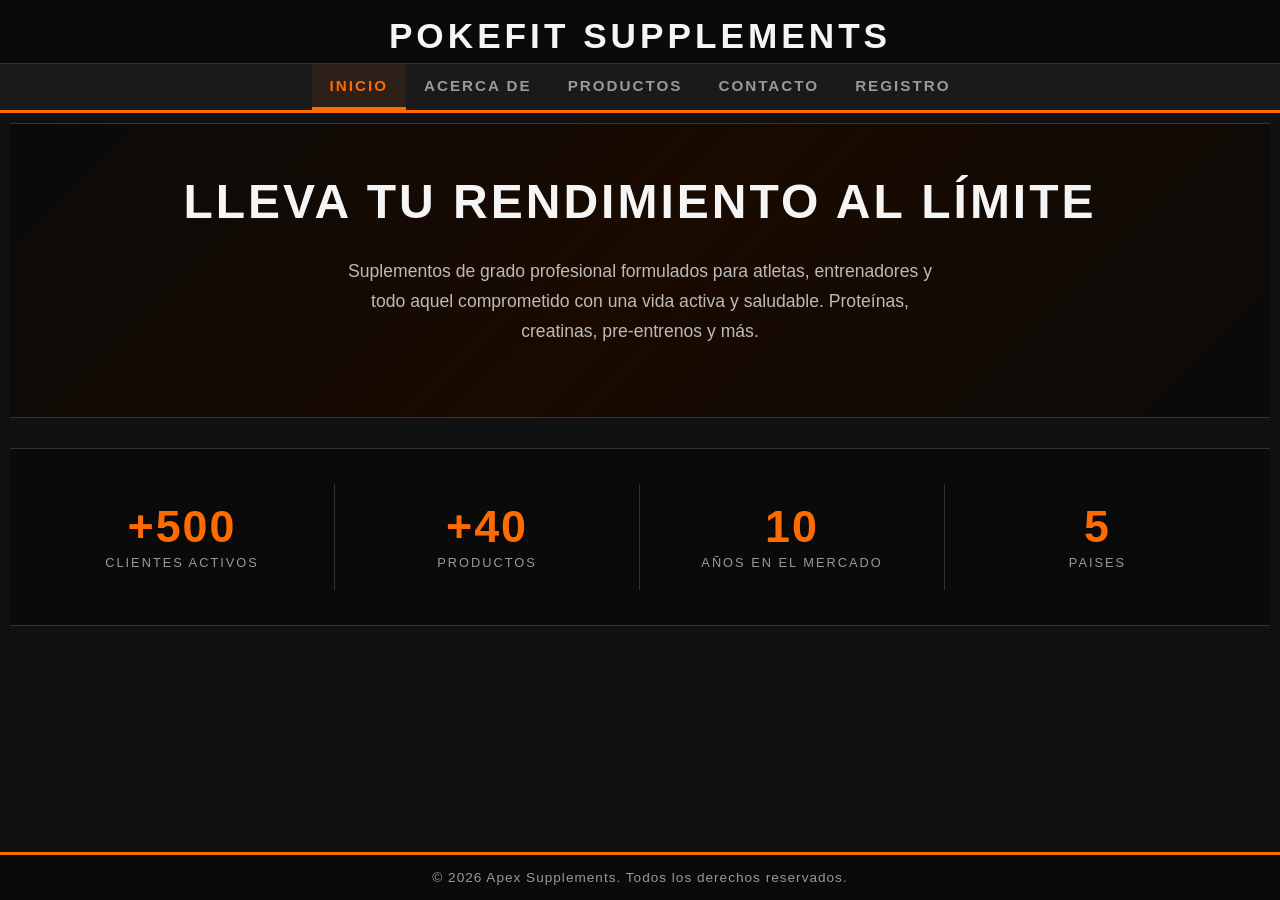
<file: EjercicioBasico6-2/js/index.html>
<!DOCTYPE html>
<html lang="es">
<head>
    <meta charset="UTF-8">
    <meta name="viewport" content="width=device-width, initial-scale=1.0">
    <link rel="stylesheet" href="/EjercicioBasico6-2/css/estilos.css">
    <title>MiPrimerSitio</title>
</head>
<body class="wrapper">
    <header>
        <h1>POKEFIT SUPPLEMENTS</h1>
        <nav>
            <a href="index.html" class="activo">Inicio</a>
            <a href="acerca.html">Acerca de</a>
            <a href="servicios.html">Productos</a>
            <a href="contacto.html">Contacto</a>
            <a href="registro.html">Registro</a>
        </nav>
    </header>

    <main>
        <div class="banda-hero">
            <h2>Lleva tu rendimiento al límite</h2>
            <p>Suplementos de grado profesional formulados para atletas, entrenadores y todo aquel comprometido con una vida activa y saludable. Proteínas, creatinas, pre-entrenos y más.</p>
        </div>

        <div class="banda-stats">
            <div class="stat-item">
                <div class="stat-numero">+500</div>
                <div class="stat-label">Clientes activos</div>
            </div>
            <div class="stat-item">
                <div class="stat-numero">+40</div>
                <div class="stat-label">Productos</div>
            </div>
            <div class="stat-item">
                <div class="stat-numero">10</div>
                <div class="stat-label">Años en el mercado</div>
            </div>
            <div class="stat-item">
                <div class="stat-numero">5</div>
                <div class="stat-label">Paises</div>
            </div>
        </div>
    </main>

    <footer>
        <p>&copy; 2026 Apex Supplements. Todos los derechos reservados.</p>
    </footer>
</body>
</html>
</file>
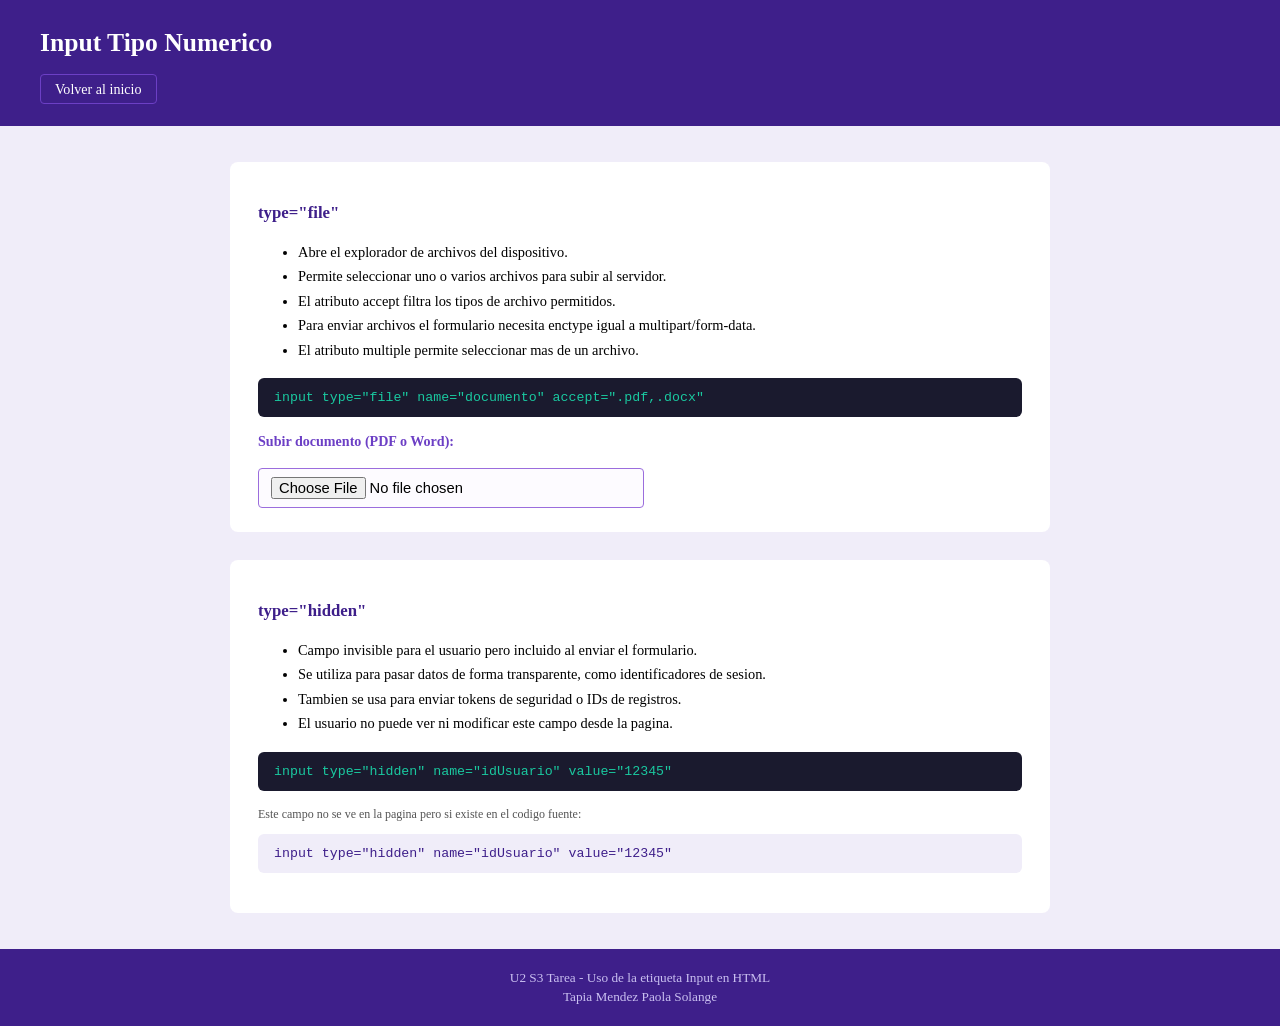
<file: Tarea2-Input/archivos.html>
<!DOCTYPE html>
<html lang="es">
<head>
    <meta charset="UTF-8">
    <meta name="viewport" content="width=device-width, initial-scale=1.0">
    <title>InputArchivos</title>
    <style>
      body {
        margin: 0;
        padding: 0;
        font-family: Georgia, serif;
        background-color: #f0edf9;
      }
      header {
        background-color: #3e1f8a;
        padding: 28px 40px;
      }
      header h1 {
        color: #ffffff;
        margin: 0 0 4px 0;
        font-size: 1.6em;
      }
      header a {
        color: #ffffff;
        text-decoration: none;
        font-size: 0.88em;
        padding: 6px 14px;
        border-radius: 4px;
        border: 1px solid #6c3fc5;
      }
      main {
        max-width: 820px;
        margin: 36px auto;
      }
      article {
        background-color: #ffffff;
        border-radius: 8px;
        padding: 24px 28px;
        margin-bottom: 28px;
      }
      article h3 {
        color: #3e1f8a;
        font-size: 1.05em;
      }
      ul li {
        font-size: 0.9em;
        line-height: 1.7;
        color: #000000;
      }
      section {
        background-color: #1a1a2e;
        color: #1ac9a0;
        padding: 12px 16px;
        border-radius: 6px;
        font-family: 'Courier New', monospace;
        font-size: 0.83em;
        margin: 12px 0 16px 0;
      }
      label {
        display: block;
        font-size: 0.88em;
        font-weight: bold;
        color: #6c3fc5;
      }
      input {
        display: block;
        padding: 8px 12px;
        border: 1.5px solid #9b6ddd;
        border-radius: 4px;
        font-size: 0.92em;
        color: #000000;
        background-color: #fdfbff;
        width: 100%;
        max-width: 360px;
      }
      footer {
        background-color: #3e1f8a;
        color: #c9bff0;
        text-align: center;
        padding: 18px;
        font-size: 0.83em;
      }
      footer p {
        margin: 3px 0;
      }
    </style>
  </head>
  <body>
    <header>
      <h1>Input Tipo Numerico</h1><br>
      <a href="Tarea2.html">Volver al inicio</a>
    </header>
    <main>
      <article>
        <h3>type="file"</h3>
        <ul>
          <li>Abre el explorador de archivos del dispositivo.</li>
          <li>Permite seleccionar uno o varios archivos para subir al servidor.</li>
          <li>El atributo accept filtra los tipos de archivo permitidos.</li>
          <li>Para enviar archivos el formulario necesita enctype igual a multipart/form-data.</li>
          <li>El atributo multiple permite seleccionar mas de un archivo.</li>
        </ul>
        <section>input type="file" name="documento" accept=".pdf,.docx"</section>
        <label for="a1">Subir documento (PDF o Word):</label> <br>
        <input type="file" id="a1" name="documento" accept=".pdf,.docx">
      </article>
      <article>
        <h3>type="hidden"</h3>
        <ul>
          <li>Campo invisible para el usuario pero incluido al enviar el formulario.</li>
          <li>Se utiliza para pasar datos de forma transparente, como identificadores de sesion.</li>
          <li>Tambien se usa para enviar tokens de seguridad o IDs de registros.</li>
          <li>El usuario no puede ver ni modificar este campo desde la pagina.</li>
        </ul>
        <section>input type="hidden" name="idUsuario" value="12345"</section>
        <p style="font-size:12px; color:#555; ">Este campo no se ve en la pagina pero si existe en el codigo fuente:</p>
        <section style="background-color:#f0edf9; color:#3e1f8a;">input type="hidden" name="idUsuario" value="12345"</section>
        <input type="hidden" name="idUsuario" value="12345">
      </article>
    </main>
    <footer>
      <p>U2 S3 Tarea - Uso de la etiqueta Input en HTML</p>
      <p>Tapia Mendez Paola Solange</p>
    </footer> 
  </body>
</html>
</file>
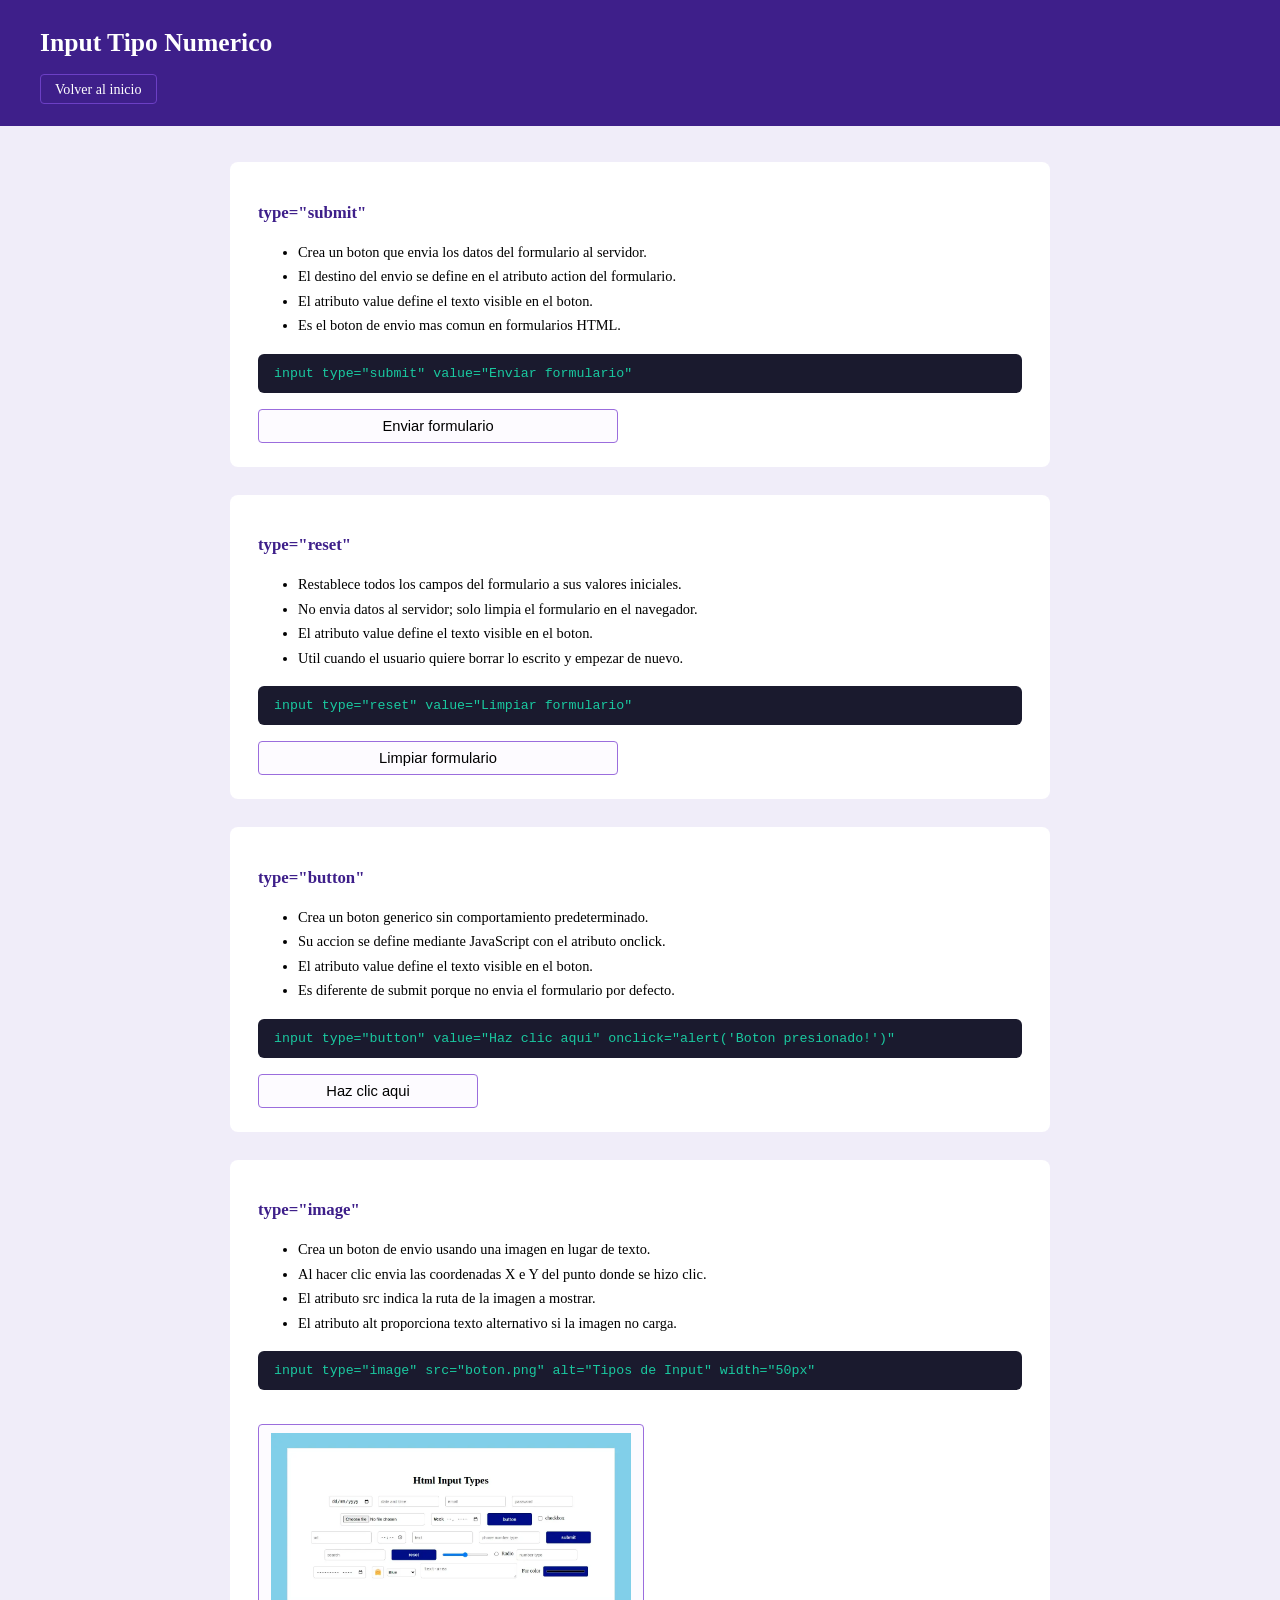
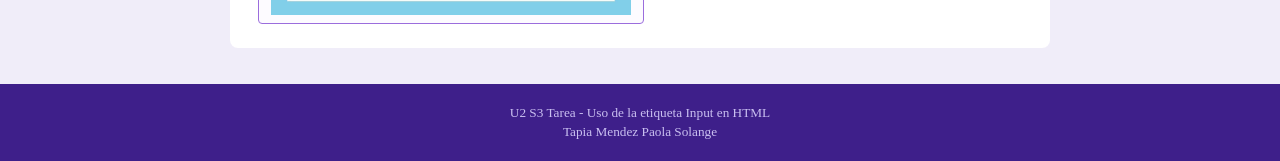
<file: Tarea2-Input/botones.html>
<!DOCTYPE html>
<html lang="es">
<head>
    <meta charset="UTF-8">
    <meta name="viewport" content="width=device-width, initial-scale=1.0">
    <title>InputBotones</title>
    <style>
      body {
        margin: 0;
        padding: 0;
        font-family: Georgia, serif;
        background-color: #f0edf9;
      }
      header {
        background-color: #3e1f8a;
        padding: 28px 40px;
      }
      header h1 {
        color: #ffffff;
        margin: 0 0 4px 0;
        font-size: 1.6em;
      }
      header a {
        color: #ffffff;
        text-decoration: none;
        font-size: 0.88em;
        padding: 6px 14px;
        border-radius: 4px;
        border: 1px solid #6c3fc5;
      }
      main {
        max-width: 820px;
        margin: 36px auto;
      }
      article {
        background-color: #ffffff;
        border-radius: 8px;
        padding: 24px 28px;
        margin-bottom: 28px;
      }
      article h3 {
        color: #3e1f8a;
        font-size: 1.05em;
      }
      ul li {
        font-size: 0.9em;
        line-height: 1.7;
        color: #000000;
      }
      section {
        background-color: #1a1a2e;
        color: #1ac9a0;
        padding: 12px 16px;
        border-radius: 6px;
        font-family: 'Courier New', monospace;
        font-size: 0.83em;
        margin: 12px 0 16px 0;
      }
      label {
        display: block;
        font-size: 0.88em;
        font-weight: bold;
        color: #6c3fc5;
      }
      input {
        display: block;
        padding: 8px 12px;
        border: 1.5px solid #9b6ddd;
        border-radius: 4px;
        font-size: 0.92em;
        color: #000000;
        background-color: #fdfbff;
        width: 100%;
        max-width: 360px;
      }
      footer {
        background-color: #3e1f8a;
        color: #c9bff0;
        text-align: center;
        padding: 18px;
        font-size: 0.83em;
      }
      footer p {
        margin: 3px 0;
      }
    </style>
  </head>
  <body>
    <header>
      <h1>Input Tipo Numerico</h1><br>
      <a href="Tarea2.html">Volver al inicio</a>
    </header>
    <main>
      <article>
        <h3>type="submit"</h3>
        <ul>
          <li>Crea un boton que envia los datos del formulario al servidor.</li>
          <li>El destino del envio se define en el atributo action del formulario.</li>
          <li>El atributo value define el texto visible en el boton.</li>
          <li>Es el boton de envio mas comun en formularios HTML.</li>
        </ul>
        <section>input type="submit" value="Enviar formulario"</section>
        <input type="submit" value="Enviar formulario">
      </article>
      <article>
        <h3>type="reset"</h3>
        <ul>
          <li>Restablece todos los campos del formulario a sus valores iniciales.</li>
          <li>No envia datos al servidor; solo limpia el formulario en el navegador.</li>
          <li>El atributo value define el texto visible en el boton.</li>
          <li>Util cuando el usuario quiere borrar lo escrito y empezar de nuevo.</li>
        </ul>
        <section>input type="reset" value="Limpiar formulario"</section>
        <input type="reset" value="Limpiar formulario">
      </article>
      <article>
        <h3>type="button"</h3>
        <ul>
          <li>Crea un boton generico sin comportamiento predeterminado.</li>
          <li>Su accion se define mediante JavaScript con el atributo onclick.</li>
          <li>El atributo value define el texto visible en el boton.</li>
          <li>Es diferente de submit porque no envia el formulario por defecto.</li>
        </ul>
        <section>input type="button" value="Haz clic aqui" onclick="alert('Boton presionado!')"</section>
        <input type="button" value="Haz clic aqui" onclick="alert('Boton presionado!')" style="max-width:220px;">
      </article>
      <article>
        <h3>type="image"</h3>
        <ul>
          <li>Crea un boton de envio usando una imagen en lugar de texto.</li>
          <li>Al hacer clic envia las coordenadas X e Y del punto donde se hizo clic.</li>
          <li>El atributo src indica la ruta de la imagen a mostrar.</li>
          <li>El atributo alt proporciona texto alternativo si la imagen no carga.</li>
        </ul>
        <section>input type="image" src="boton.png" alt="Tipos de Input" width="50px"</section><br>
        <input type="image" src="img/imput.png" alt="Tipos de Input" width="50px" height="auto">
      </article>
    </main>
    <footer>
      <p>U2 S3 Tarea - Uso de la etiqueta Input en HTML</p>
      <p>Tapia Mendez Paola Solange</p>
    </footer> 
  </body>
</html>
</file>
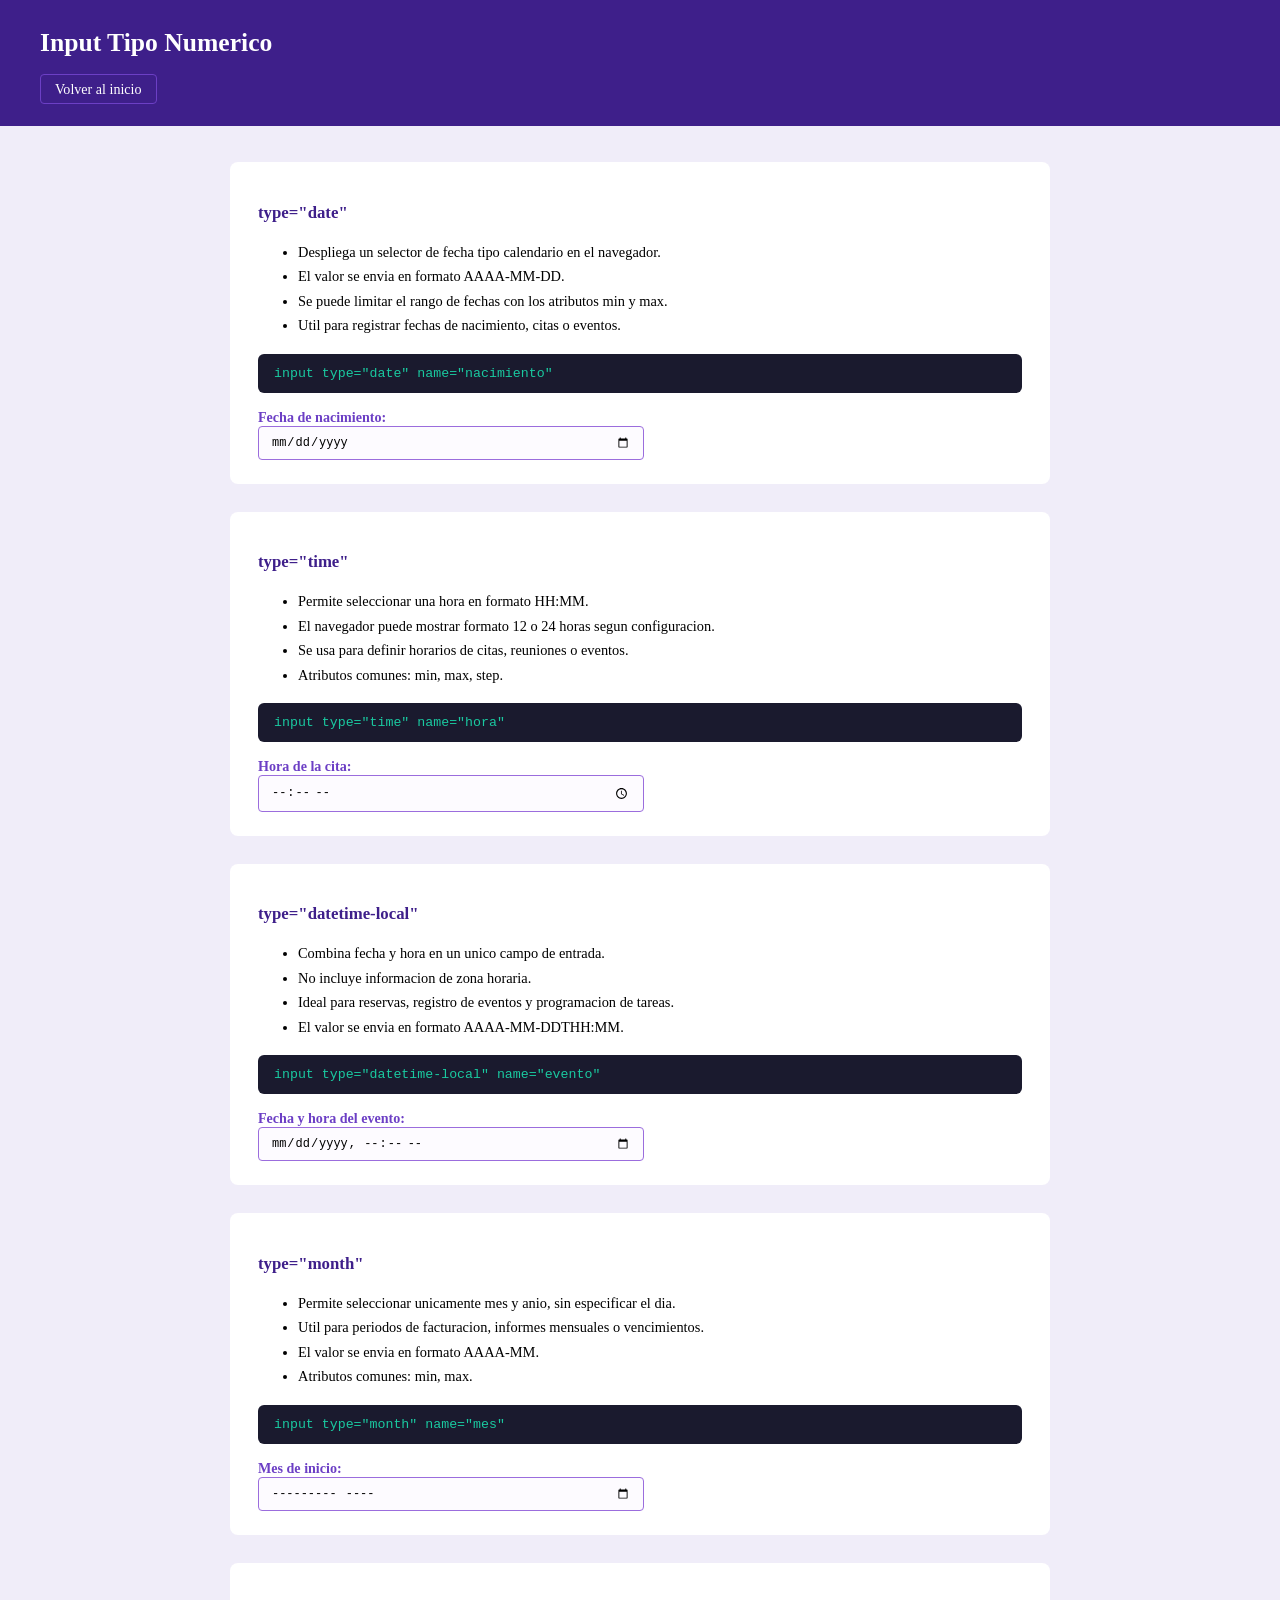
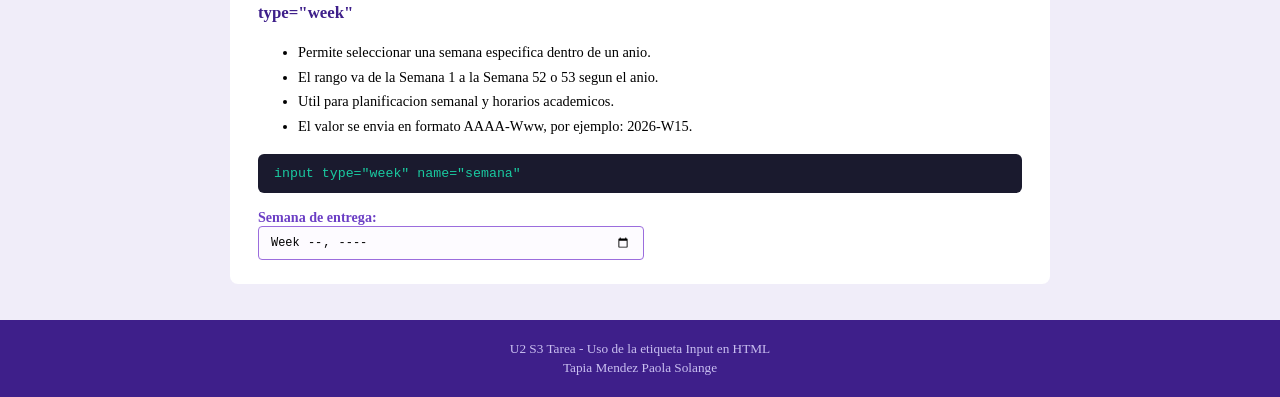
<file: Tarea2-Input/fechas.html>
<!DOCTYPE html>
<html lang="es">
<head>
    <meta charset="UTF-8">
    <meta name="viewport" content="width=device-width, initial-scale=1.0">
    <title>InputFechas</title>
    <style>
    body {
      margin: 0;
      padding: 0;
      font-family: Georgia, serif;
      background-color: #f0edf9;
    }
    header {
      background-color: #3e1f8a;
      padding: 28px 40px;
    }
    header h1 {
      color: #ffffff;
      margin: 0 0 4px 0;
      font-size: 1.6em;
    }
    header a {
      color: #ffffff;
      text-decoration: none;
      font-size: 0.88em;
      padding: 6px 14px;
      border-radius: 4px;
      border: 1px solid #6c3fc5;
    }
    main {
      max-width: 820px;
      margin: 36px auto;
    }
    article {
      background-color: #ffffff;
      border-radius: 8px;
      padding: 24px 28px;
      margin-bottom: 28px;
    }
    article h3 {
      color: #3e1f8a;
      font-size: 1.05em;
    }
    ul li {
      font-size: 0.9em;
      line-height: 1.7;
      color: #000000;
    }
    section {
      background-color: #1a1a2e;
      color: #1ac9a0;
      padding: 12px 16px;
      border-radius: 6px;
      font-family: 'Courier New', monospace;
      font-size: 0.83em;
      margin: 12px 0 16px 0;
    }
    label {
      display: block;
      font-size: 0.88em;
      font-weight: bold;
      color: #6c3fc5;
    }
    input {
      display: block;
      padding: 8px 12px;
      border: 1.5px solid #9b6ddd;
      border-radius: 4px;
      font-size: 0.92em;
      color: #000000;
      background-color: #fdfbff;
      width: 100%;
      max-width: 360px;
    }
    footer {
      background-color: #3e1f8a;
      color: #c9bff0;
      text-align: center;
      padding: 18px;
      font-size: 0.83em;
    }
    footer p {
      margin: 3px 0;
    }
  </style>
</head>
<body>
  <header>
    <h1>Input Tipo Numerico</h1><br>
    <a href="Tarea2.html">Volver al inicio</a>
  </header>
  <main>
    <article>
      <h3>type="date"</h3>
      <ul>
        <li>Despliega un selector de fecha tipo calendario en el navegador.</li>
        <li>El valor se envia en formato AAAA-MM-DD.</li>
        <li>Se puede limitar el rango de fechas con los atributos min y max.</li>
        <li>Util para registrar fechas de nacimiento, citas o eventos.</li>
      </ul>
      <section>input type="date" name="nacimiento"</section>
      <label for="f1">Fecha de nacimiento:</label>
      <input type="date" id="f1" name="nacimiento">
    </article>
    <article>
      <h3>type="time"</h3>
      <ul>
        <li>Permite seleccionar una hora en formato HH:MM.</li>
        <li>El navegador puede mostrar formato 12 o 24 horas segun configuracion.</li>
        <li>Se usa para definir horarios de citas, reuniones o eventos.</li>
        <li>Atributos comunes: min, max, step.</li>
      </ul>
      <section>input type="time" name="hora"</section>
      <label for="f2">Hora de la cita:</label>
      <input type="time" id="f2" name="hora">
    </article>
    <article>
      <h3>type="datetime-local"</h3>
      <ul>
        <li>Combina fecha y hora en un unico campo de entrada.</li>
        <li>No incluye informacion de zona horaria.</li>
        <li>Ideal para reservas, registro de eventos y programacion de tareas.</li>
        <li>El valor se envia en formato AAAA-MM-DDTHH:MM.</li>
      </ul>
      <section>input type="datetime-local" name="evento"</section>
      <label for="f3">Fecha y hora del evento:</label>
      <input type="datetime-local" id="f3" name="evento">
    </article>
    <article>
      <h3>type="month"</h3>
      <ul>
        <li>Permite seleccionar unicamente mes y anio, sin especificar el dia.</li>
        <li>Util para periodos de facturacion, informes mensuales o vencimientos.</li>
        <li>El valor se envia en formato AAAA-MM.</li>
        <li>Atributos comunes: min, max.</li>
      </ul>
      <section>input type="month" name="mes"</section>
      <label for="f4">Mes de inicio:</label>
      <input type="month" id="f4" name="mes">
    </article>
    <article>
      <h3>type="week"</h3>
      <ul>
        <li>Permite seleccionar una semana especifica dentro de un anio.</li>
        <li>El rango va de la Semana 1 a la Semana 52 o 53 segun el anio.</li>
        <li>Util para planificacion semanal y horarios academicos.</li>
        <li>El valor se envia en formato AAAA-Www, por ejemplo: 2026-W15.</li>
      </ul>
      <section>input type="week" name="semana"</section>
      <label for="f5">Semana de entrega:</label>
      <input type="week" id="f5" name="semana">
    </article>
  </main>
  <footer>
    <p>U2 S3 Tarea - Uso de la etiqueta Input en HTML</p>
    <p>Tapia Mendez Paola Solange</p>
  </footer> 
</body>
</html>
</file>
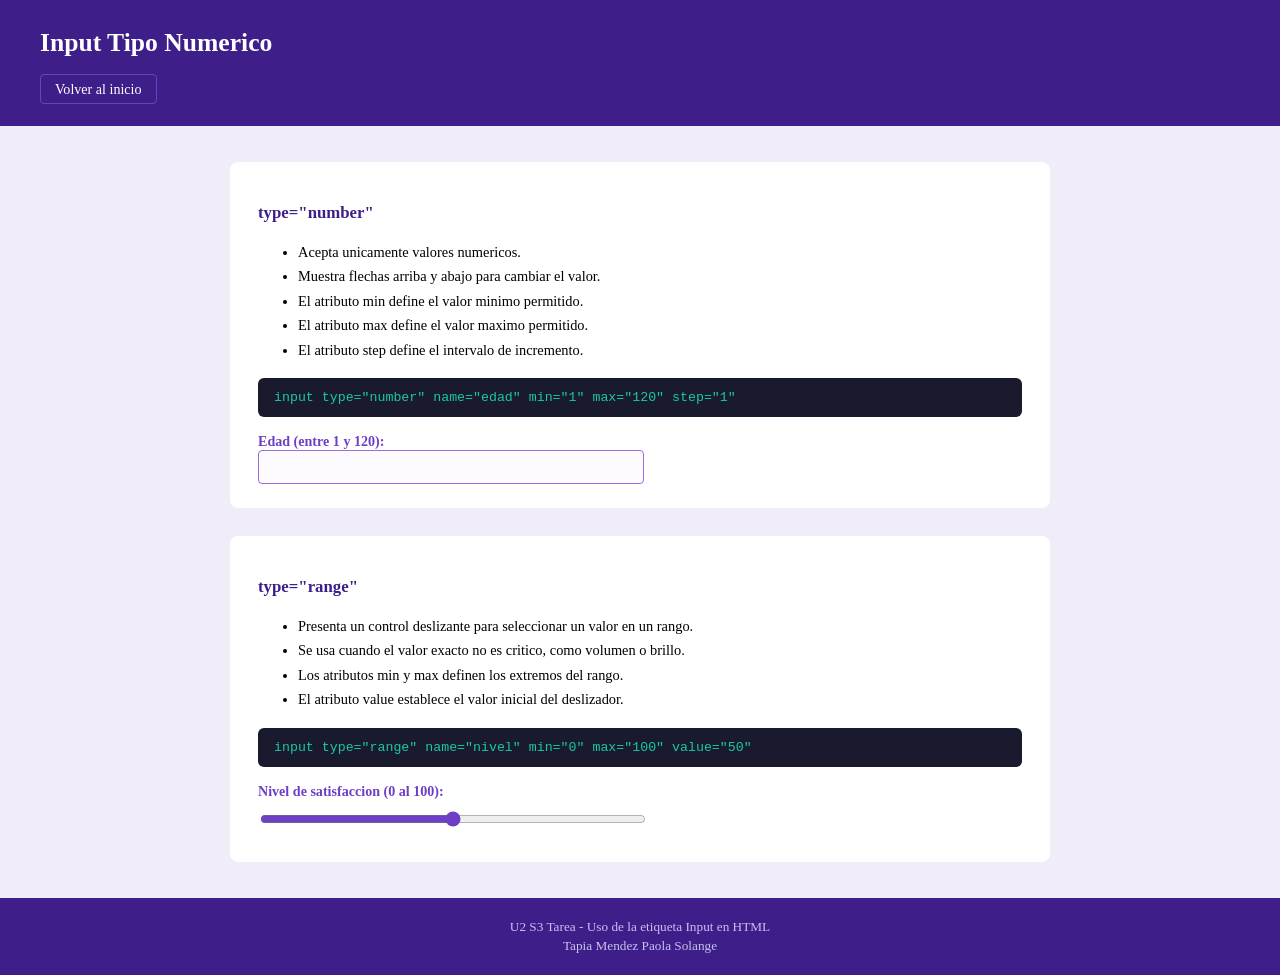
<file: Tarea2-Input/numeros.html>
<!DOCTYPE html>
<html lang="es">
<head>
  <meta charset="UTF-8">
  <meta name="viewport" content="width=device-width, initial-scale=1.0">
  <title>InputNumeros</title>
  <style>
    body {
      margin: 0;
      padding: 0;
      font-family: Georgia, serif;
      background-color: #f0edf9;
    }
    header {
      background-color: #3e1f8a;
      padding: 28px 40px;
    }
    header h1 {
      color: #ffffff;
      margin: 0 0 4px 0;
      font-size: 1.6em;
    }
    header a {
      color: #ffffff;
      text-decoration: none;
      font-size: 0.88em;
      padding: 6px 14px;
      border-radius: 4px;
      border: 1px solid #6c3fc5;
    }
    main {
      max-width: 820px;
      margin: 36px auto;
    }
    article {
      background-color: #ffffff;
      border-radius: 8px;
      padding: 24px 28px;
      margin-bottom: 28px;
    }
    article h3 {
      color: #3e1f8a;
      font-size: 1.05em;
    }
    ul li {
      font-size: 0.9em;
      line-height: 1.7;
      color: #000000;
    }
    section {
      background-color: #1a1a2e;
      color: #1ac9a0;
      padding: 12px 16px;
      border-radius: 6px;
      font-family: 'Courier New', monospace;
      font-size: 0.83em;
      margin: 12px 0 16px 0;
    }
    label {
      display: block;
      font-size: 0.88em;
      font-weight: bold;
      color: #6c3fc5;
    }
    input {
      display: block;
      padding: 8px 12px;
      border: 1.5px solid #9b6ddd;
      border-radius: 4px;
      font-size: 0.92em;
      color: #000000;
      background-color: #fdfbff;
      width: 100%;
      max-width: 360px;
    }
    footer {
      background-color: #3e1f8a;
      color: #c9bff0;
      text-align: center;
      padding: 18px;
      font-size: 0.83em;
    }
    footer p {
      margin: 3px 0;
    }
  </style>
</head>
<body>
  <header>
    <h1>Input Tipo Numerico</h1><br>
    <a href="Tarea2.html">Volver al inicio</a>
  </header>
  <main>
    <article>
      <h3>type="number"</h3>
      <ul>
        <li>Acepta unicamente valores numericos.</li>
        <li>Muestra flechas arriba y abajo para cambiar el valor.</li>
        <li>El atributo min define el valor minimo permitido.</li>
        <li>El atributo max define el valor maximo permitido.</li>
        <li>El atributo step define el intervalo de incremento.</li>
      </ul>
      <section>input type="number" name="edad" min="1" max="120" step="1"</section>
      <label for="label">Edad (entre 1 y 120):</label>
      <input type="number" id="n1" name="edad" min="1" max="120" step="1">
    </article>
    <article>
      <h3>type="range"</h3>
      <ul>
        <li>Presenta un control deslizante para seleccionar un valor en un rango.</li>
        <li>Se usa cuando el valor exacto no es critico, como volumen o brillo.</li>
        <li>Los atributos min y max definen los extremos del rango.</li>
        <li>El atributo value establece el valor inicial del deslizador.</li>
      </ul>
      <section>input type="range" name="nivel" min="0" max="100" value="50"</section>
      <label for="label2">Nivel de satisfaccion (0 al 100):</label>
      <input type="range" id="n2" name="nivel" min="0" max="100" value="50" style="accent-color:#6c3fc5;">
    </article>
  </main>
  <footer>
    <p>U2 S3 Tarea - Uso de la etiqueta Input en HTML</p>
    <p>Tapia Mendez Paola Solange</p>
  </footer>
</body>
</html>
</file>
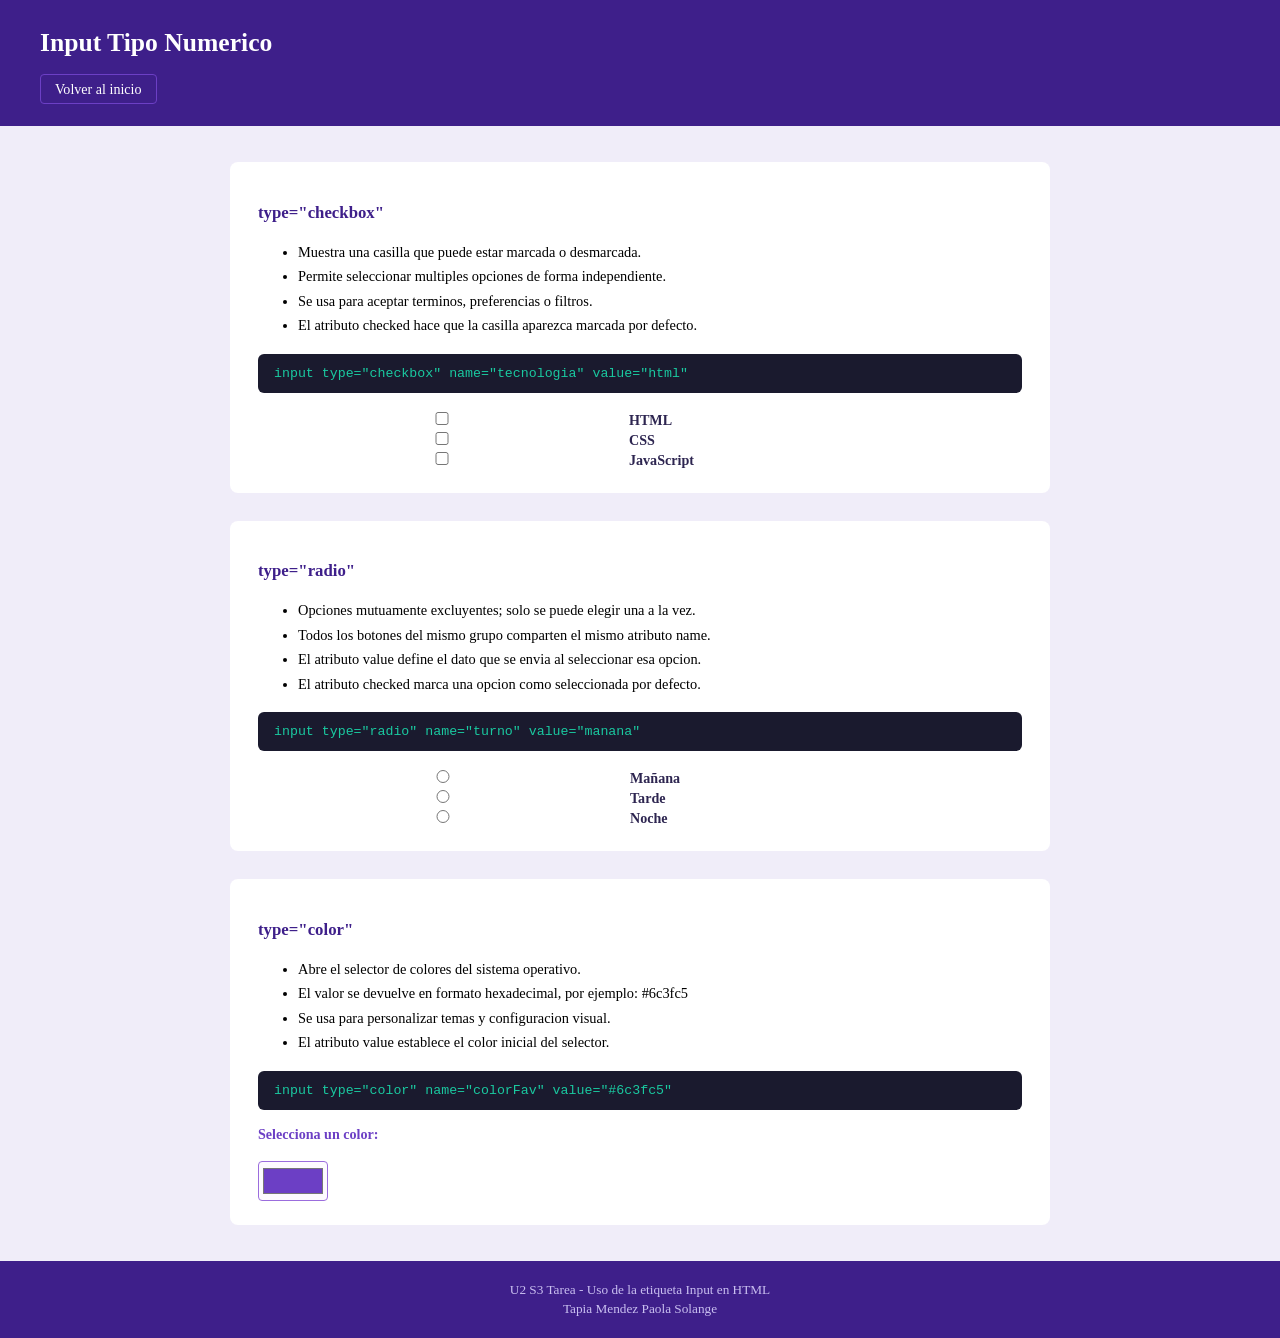
<file: Tarea2-Input/opciones.html>
<!DOCTYPE html>
<html lang="es">
<head>
    <meta charset="UTF-8">
    <meta name="viewport" content="width=device-width, initial-scale=1.0">
    <title>InputOpciones</title>
    <style>
      body {
        margin: 0;
        padding: 0;
        font-family: Georgia, serif;
        background-color: #f0edf9;
      }
      header {
        background-color: #3e1f8a;
        padding: 28px 40px;
      }
      header h1 {
        color: #ffffff;
        margin: 0 0 4px 0;
        font-size: 1.6em;
      }
      header a {
        color: #ffffff;
        text-decoration: none;
        font-size: 0.88em;
        padding: 6px 14px;
        border-radius: 4px;
        border: 1px solid #6c3fc5;
      }
      main {
        max-width: 820px;
        margin: 36px auto;
      }
      article {
        background-color: #ffffff;
        border-radius: 8px;
        padding: 24px 28px;
        margin-bottom: 28px;
      }
      article h3 {
        color: #3e1f8a;
        font-size: 1.05em;
      }
      ul li {
        font-size: 0.9em;
        line-height: 1.7;
        color: #000000;
      }
      section {
        background-color: #1a1a2e;
        color: #1ac9a0;
        padding: 12px 16px;
        border-radius: 6px;
        font-family: 'Courier New', monospace;
        font-size: 0.83em;
        margin: 12px 0 16px 0;
      }
      label {
        display: block;
        font-size: 0.88em;
        font-weight: bold;
        color: #6c3fc5;
      }
      input {
        display: block;
        padding: 8px 12px;
        border: 1.5px solid #9b6ddd;
        border-radius: 4px;
        font-size: 0.92em;
        color: #000000;
        background-color: #fdfbff;
        width: 100%;
        max-width: 360px;
      }
      footer {
        background-color: #3e1f8a;
        color: #c9bff0;
        text-align: center;
        padding: 18px;
        font-size: 0.83em;
      }
      footer p {
        margin: 3px 0;
      }
    </style>
  </head>
  <body>
    <header>
      <h1>Input Tipo Numerico</h1><br>
      <a href="Tarea2.html">Volver al inicio</a>
    </header>
    <main>
      <article>
        <h3>type="checkbox"</h3>
        <ul>
          <li>Muestra una casilla que puede estar marcada o desmarcada.</li>
          <li>Permite seleccionar multiples opciones de forma independiente.</li>
          <li>Se usa para aceptar terminos, preferencias o filtros.</li>
          <li>El atributo checked hace que la casilla aparezca marcada por defecto.</li>
        </ul>
        <section>input type="checkbox" name="tecnologia" value="html"</section>
        <input type="checkbox" id="o1" name="tecnologia" value="html"style="display: inline;">
        <label for="o1" style="display: inline; color: #2d2550;">HTML</label>
        <input type="checkbox" id="o2" name="tecnologia" value="css"style="display: inline;">
        <label for="o2" style="display: inline; color: #2d2550;">CSS</label>
        <input type="checkbox" id="o3" name="tecnologia" value="js"style="display: inline;">
        <label for="o3" style="display: inline; color: #2d2550;">JavaScript</label>
      </article>
      <article>
        <h3>type="radio"</h3>
        <ul>
          <li>Opciones mutuamente excluyentes; solo se puede elegir una a la vez.</li>
          <li>Todos los botones del mismo grupo comparten el mismo atributo name.</li>
          <li>El atributo value define el dato que se envia al seleccionar esa opcion.</li>
          <li>El atributo checked marca una opcion como seleccionada por defecto.</li>
        </ul>
        <section>input type="radio" name="turno" value="manana"</section>
        <input type="radio" id="o4" name="turno" value="mañana" style="display: inline;">
        <label for="o4" style="display: inline; color: #2d2550;">Mañana</label>
        <input type="radio" id="o5" name="turno" value="tarde" style="display: inline;">
        <label for="o5" style="display: inline; color: #2d2550;">Tarde</label>
        <input type="radio" id="o6" name="turno" value="noche" style="display: inline;">
        <label for="o6" style="display: inline; color: #2d2550;">Noche</label>
      </article>
      <article>
        <h3>type="color"</h3>
        <ul>
          <li>Abre el selector de colores del sistema operativo.</li>
          <li>El valor se devuelve en formato hexadecimal, por ejemplo: #6c3fc5</li>
          <li>Se usa para personalizar temas y configuracion visual.</li>
          <li>El atributo value establece el color inicial del selector.</li>
        </ul>
        <section>input type="color" name="colorFav" value="#6c3fc5"</section>
        <label for="o7">Selecciona un color:</label><br>
        <input type="color" id="o7" name="colorFav" value="#6c3fc5" style="width:70px; height:40px; padding:2px">
      </article>
    </main>
    <footer>
      <p>U2 S3 Tarea - Uso de la etiqueta Input en HTML</p>
      <p>Tapia Mendez Paola Solange</p>
    </footer> 
  </body>
</html>
</file>
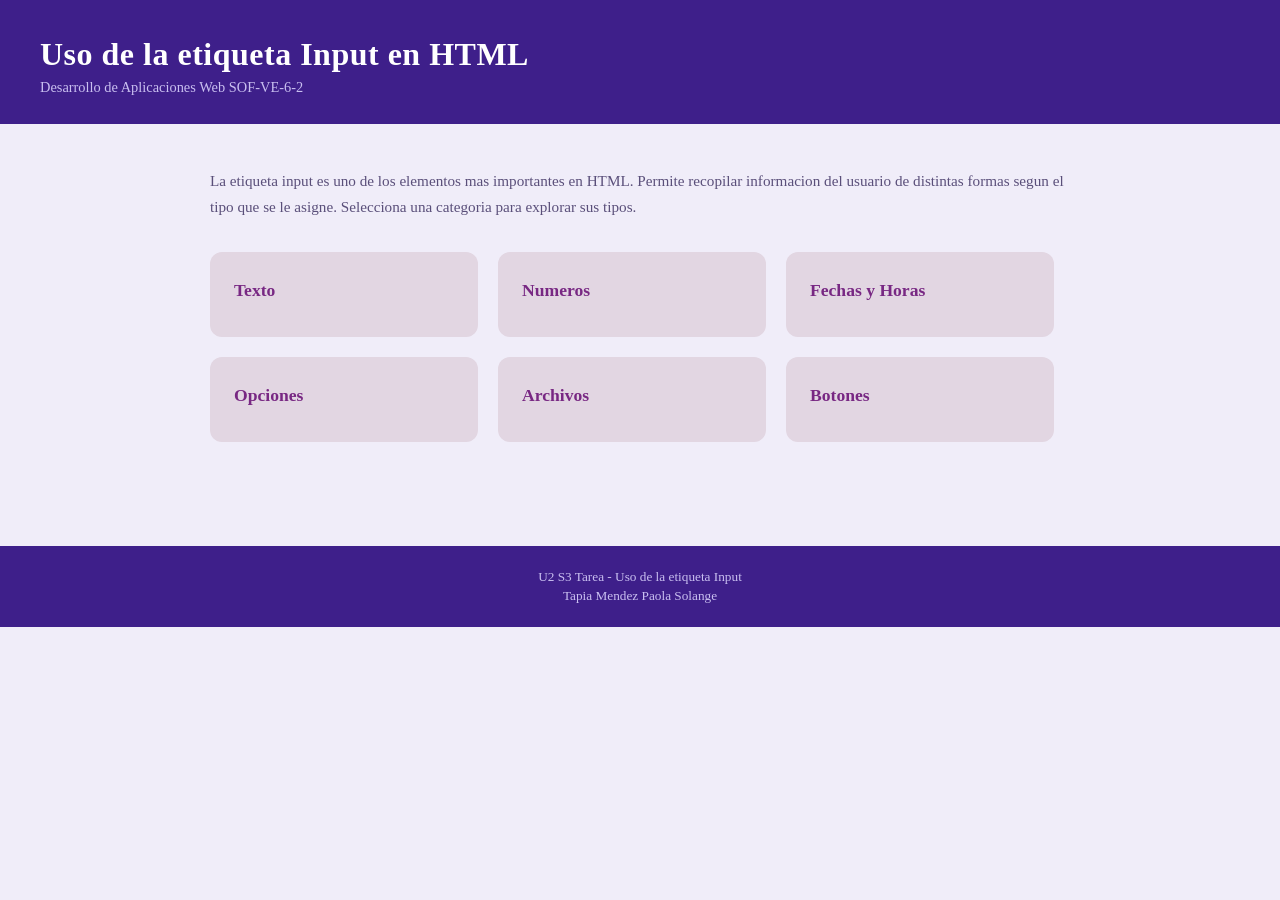
<file: Tarea2-Input/Tarea2.html>
<!DOCTYPE html>
<html lang="es">
<head>
  <meta charset="UTF-8">
  <meta name="viewport" content="width=device-width, minimum-scale=1.0">
  <title>TiposDeEtiquetasInput</title>
  <style>
    body {
      margin: 0;
      padding: 0;
      font-family: Georgia, serif;
      background-color: #f0edf9;
      color: #2d2550;
    }
    header {
      background-color: #3e1f8a;
      color: #ffffff;
      padding: 36px 40px 28px 40px;
    }
    header h1 {
      margin: 0 0 6px 0;
      font-size: 2em;
      letter-spacing: 0.5px;
    }
    header p {
      margin: 0;
      font-size: 0.9em;
      color: #c9bff0;
    }
    main {
      max-width: 860px;
      margin: 44px auto;
      padding: 0 28px 60px 28px;
    }
    main p {
      font-size: 0.95em;
      color: #5a4f7a;
      margin: 0 0 32px 0;
      line-height: 1.7;
    }
    article {
      display: flex;
      flex-wrap: wrap;
      gap: 20px;
    }
    section {
      display: flex;
      flex-wrap: wrap;
      gap: 20px;
      background-color: #e2d6e2;
      border-radius: 12px;
      padding: 28px 24px;
      width: 220px;
    }
    section a {
      text-decoration: none;
    }
    section h2 {
      margin: 0 0 8px 0;
      font-size: 1.1em;
      color: #782883;
    }
    footer {
      background-color: #3e1f8a;
      color: #c9bff0;
      text-align: center;
      padding: 20px;
      font-size: 0.83em;
    }
    footer p {
      margin: 3px 0;
    }
  </style>
</head>
<body>
 
  <header>
    <h1>Uso de la etiqueta Input en HTML</h1>
    <p>Desarrollo de Aplicaciones Web SOF-VE-6-2</p>
  </header>
 
  <main>
    <p>La etiqueta input es uno de los elementos mas importantes en HTML. Permite recopilar informacion del usuario de distintas formas segun el tipo que se le asigne. Selecciona una categoria para explorar sus tipos.</p>
    <article>
      <section>
        <a href="texto.html">
          <h2>Texto</h2>
        </a>
      </section>
      <section>
        <a href="numeros.html">
          <h2>Numeros</h2>
        </a>
      </section>
      <section>
        <a href="fechas.html">
          <h2>Fechas y Horas</h2>
        </a>
      </section>
      <section>
        <a href="opciones.html">
          <h2>Opciones</h2>
        </a>
      </section>
      <section>
        <a href="archivos.html">
          <h2>Archivos</h2>
        </a>
      </section>
      <section>
        <a href="botones.html">
          <h2>Botones</h2>
        </a>
      </section>
    </article>
  </main>
 
  <footer>
    <p>U2 S3 Tarea - Uso de la etiqueta Input</p>
    <p>Tapia Mendez Paola Solange </p>
  </footer>
 
</body>
</html>
</file>
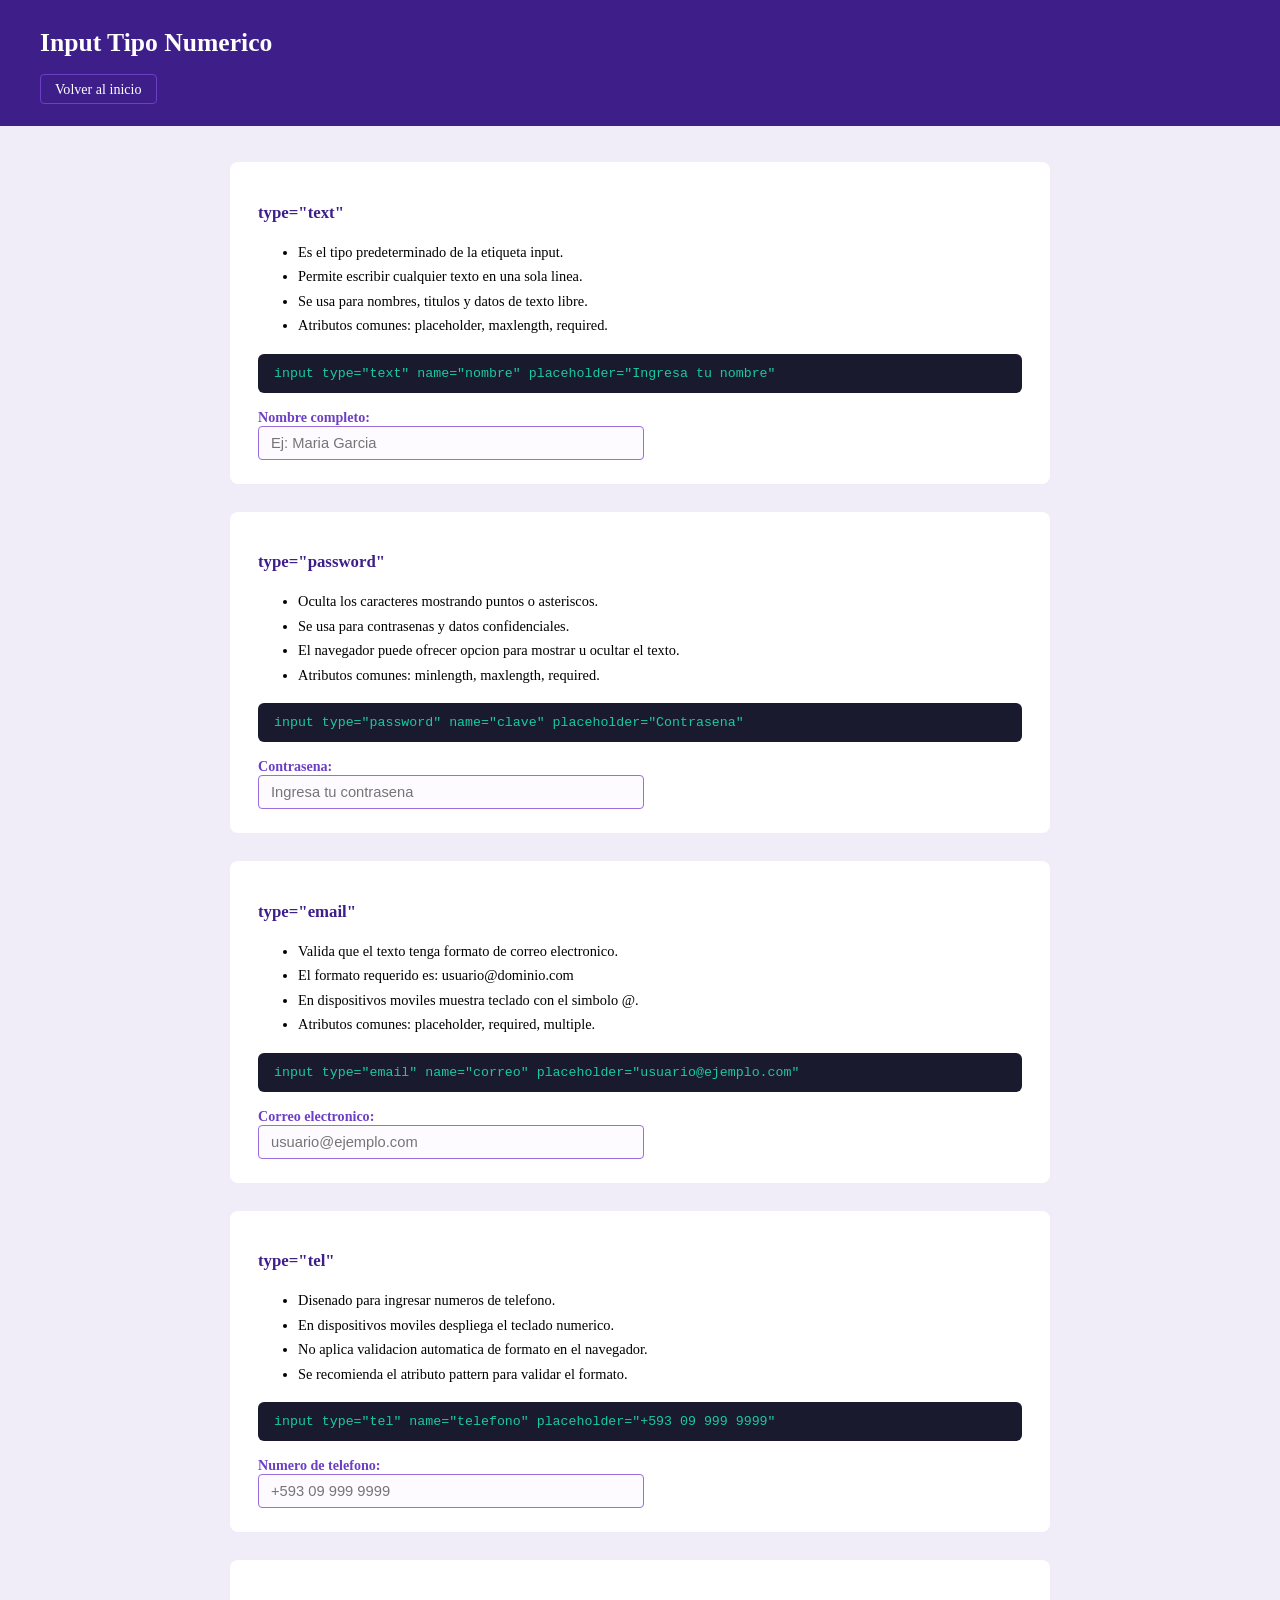
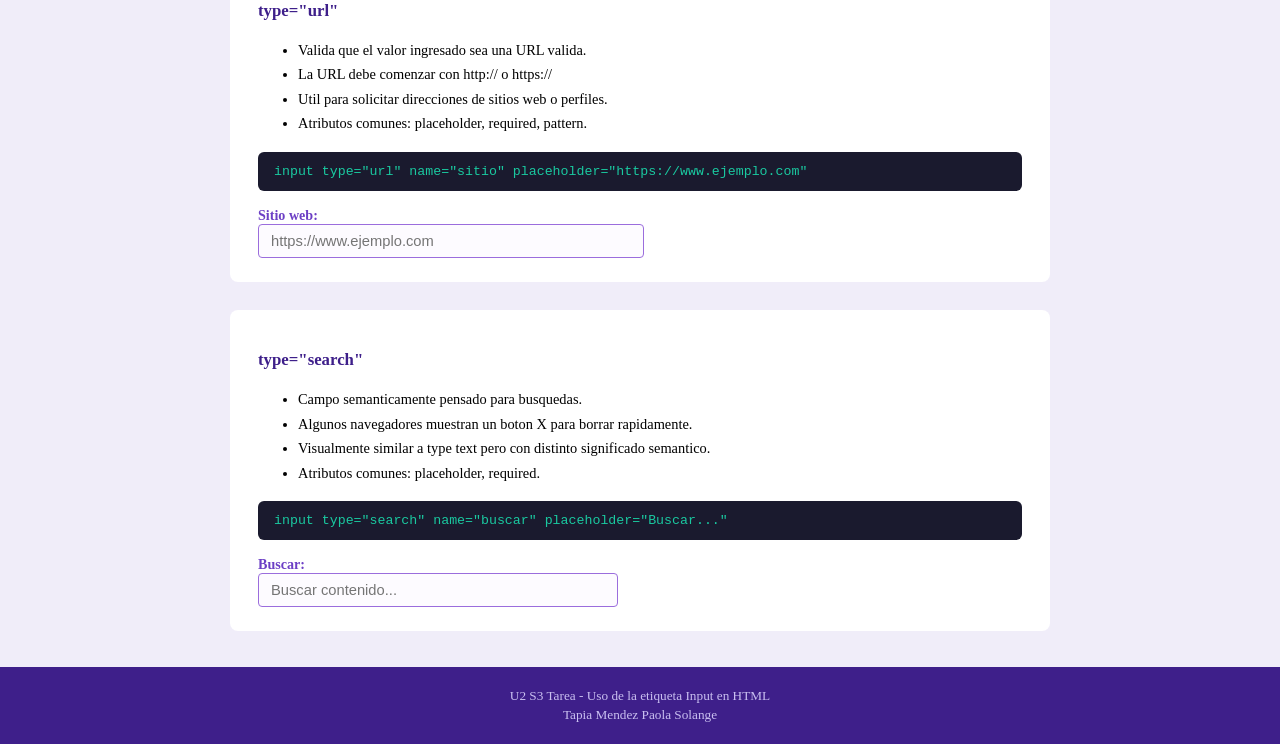
<file: Tarea2-Input/texto.html>
<!DOCTYPE html>
<html lang="es">
<head>
    <meta charset="UTF-8">
    <meta name="viewport" content="width=device-width, initial-scale=1.0">
    <title>InputTexto</title>
    <style>
    body {
      margin: 0;
      padding: 0;
      font-family: Georgia, serif;
      background-color: #f0edf9;
    }
    header {
      background-color: #3e1f8a;
      padding: 28px 40px;
    }
    header h1 {
      color: #ffffff;
      margin: 0 0 4px 0;
      font-size: 1.6em;
    }
    header a {
      color: #ffffff;
      text-decoration: none;
      font-size: 0.88em;
      padding: 6px 14px;
      border-radius: 4px;
      border: 1px solid #6c3fc5;
    }
    main {
      max-width: 820px;
      margin: 36px auto;
    }
    article {
      background-color: #ffffff;
      border-radius: 8px;
      padding: 24px 28px;
      margin-bottom: 28px;
    }
    article h3 {
      color: #3e1f8a;
      font-size: 1.05em;
    }
    ul li {
      font-size: 0.9em;
      line-height: 1.7;
      color: #000000;
    }
    section {
      background-color: #1a1a2e;
      color: #1ac9a0;
      padding: 12px 16px;
      border-radius: 6px;
      font-family: 'Courier New', monospace;
      font-size: 0.83em;
      margin: 12px 0 16px 0;
    }
    label {
      display: block;
      font-size: 0.88em;
      font-weight: bold;
      color: #6c3fc5;
    }
    input {
      display: block;
      padding: 8px 12px;
      border: 1.5px solid #9b6ddd;
      border-radius: 4px;
      font-size: 0.92em;
      color: #000000;
      background-color: #fdfbff;
      width: 100%;
      max-width: 360px;
    }
    footer {
      background-color: #3e1f8a;
      color: #c9bff0;
      text-align: center;
      padding: 18px;
      font-size: 0.83em;
    }
    footer p {
      margin: 3px 0;
    }
  </style>
</head>
<body>
  <header>
    <h1>Input Tipo Numerico</h1><br>
    <a href="Tarea2.html">Volver al inicio</a>
  </header>
  <main>
    <article>
      <h3>type="text"</h3>
      <ul>
        <li>Es el tipo predeterminado de la etiqueta input.</li>
        <li>Permite escribir cualquier texto en una sola linea.</li>
        <li>Se usa para nombres, titulos y datos de texto libre.</li>
        <li>Atributos comunes: placeholder, maxlength, required.</li>
      </ul>
      <section>input type="text" name="nombre" placeholder="Ingresa tu nombre"</section>
      <label for="t1">Nombre completo:</label>
      <input type="text" id="t1" name="nombre" placeholder="Ej: Maria Garcia">
    </article>
    <article>
      <h3>type="password"</h3>
      <ul>
        <li>Oculta los caracteres mostrando puntos o asteriscos.</li>
        <li>Se usa para contrasenas y datos confidenciales.</li>
        <li>El navegador puede ofrecer opcion para mostrar u ocultar el texto.</li>
        <li>Atributos comunes: minlength, maxlength, required.</li>
      </ul>
      <section>input type="password" name="clave" placeholder="Contrasena"</section>
      <label for="t2">Contrasena:</label>
      <input type="password" id="t2" name="clave" placeholder="Ingresa tu contrasena">
    </article>
    <article>
      <h3>type="email"</h3>
      <ul>
        <li>Valida que el texto tenga formato de correo electronico.</li>
        <li>El formato requerido es: usuario@dominio.com</li>
        <li>En dispositivos moviles muestra teclado con el simbolo @.</li>
        <li>Atributos comunes: placeholder, required, multiple.</li>
      </ul>
      <section>input type="email" name="correo" placeholder="usuario@ejemplo.com"</section>
      <label for="t3">Correo electronico:</label>
      <input type="email" id="t3" name="correo" placeholder="usuario@ejemplo.com">
    </article>
    <article>
      <h3>type="tel"</h3>
      <ul>
        <li>Disenado para ingresar numeros de telefono.</li>
        <li>En dispositivos moviles despliega el teclado numerico.</li>
        <li>No aplica validacion automatica de formato en el navegador.</li>
        <li>Se recomienda el atributo pattern para validar el formato.</li>
      </ul>
      <section>input type="tel" name="telefono" placeholder="+593 09 999 9999"</section>
      <label for="t4">Numero de telefono:</label>
      <input type="tel" id="t4" name="telefono" placeholder="+593 09 999 9999">
    </article>
    <article>
      <h3>type="url"</h3>
      <ul>
        <li>Valida que el valor ingresado sea una URL valida.</li>
        <li>La URL debe comenzar con http:// o https://</li>
        <li>Util para solicitar direcciones de sitios web o perfiles.</li>
        <li>Atributos comunes: placeholder, required, pattern.</li>
      </ul>
      <section>input type="url" name="sitio" placeholder="https://www.ejemplo.com"</section>
      <label for="t5">Sitio web:</label>
      <input type="url" id="t5" name="sitio" placeholder="https://www.ejemplo.com">
    </article>
    <article>
      <h3>type="search"</h3>
      <ul>
        <li>Campo semanticamente pensado para busquedas.</li>
        <li>Algunos navegadores muestran un boton X para borrar rapidamente.</li>
        <li>Visualmente similar a type text pero con distinto significado semantico.</li>
        <li>Atributos comunes: placeholder, required.</li>
      </ul>
      <section>input type="search" name="buscar" placeholder="Buscar..."</section>
      <label for="t6">Buscar:</label>
      <input type="search" id="t6" name="buscar" placeholder="Buscar contenido...">
    </article>
  </main>
  <footer>
    <p>U2 S3 Tarea - Uso de la etiqueta Input en HTML</p>
    <p>Tapia Mendez Paola Solange</p>
  </footer>
</body>
</html>
</file>
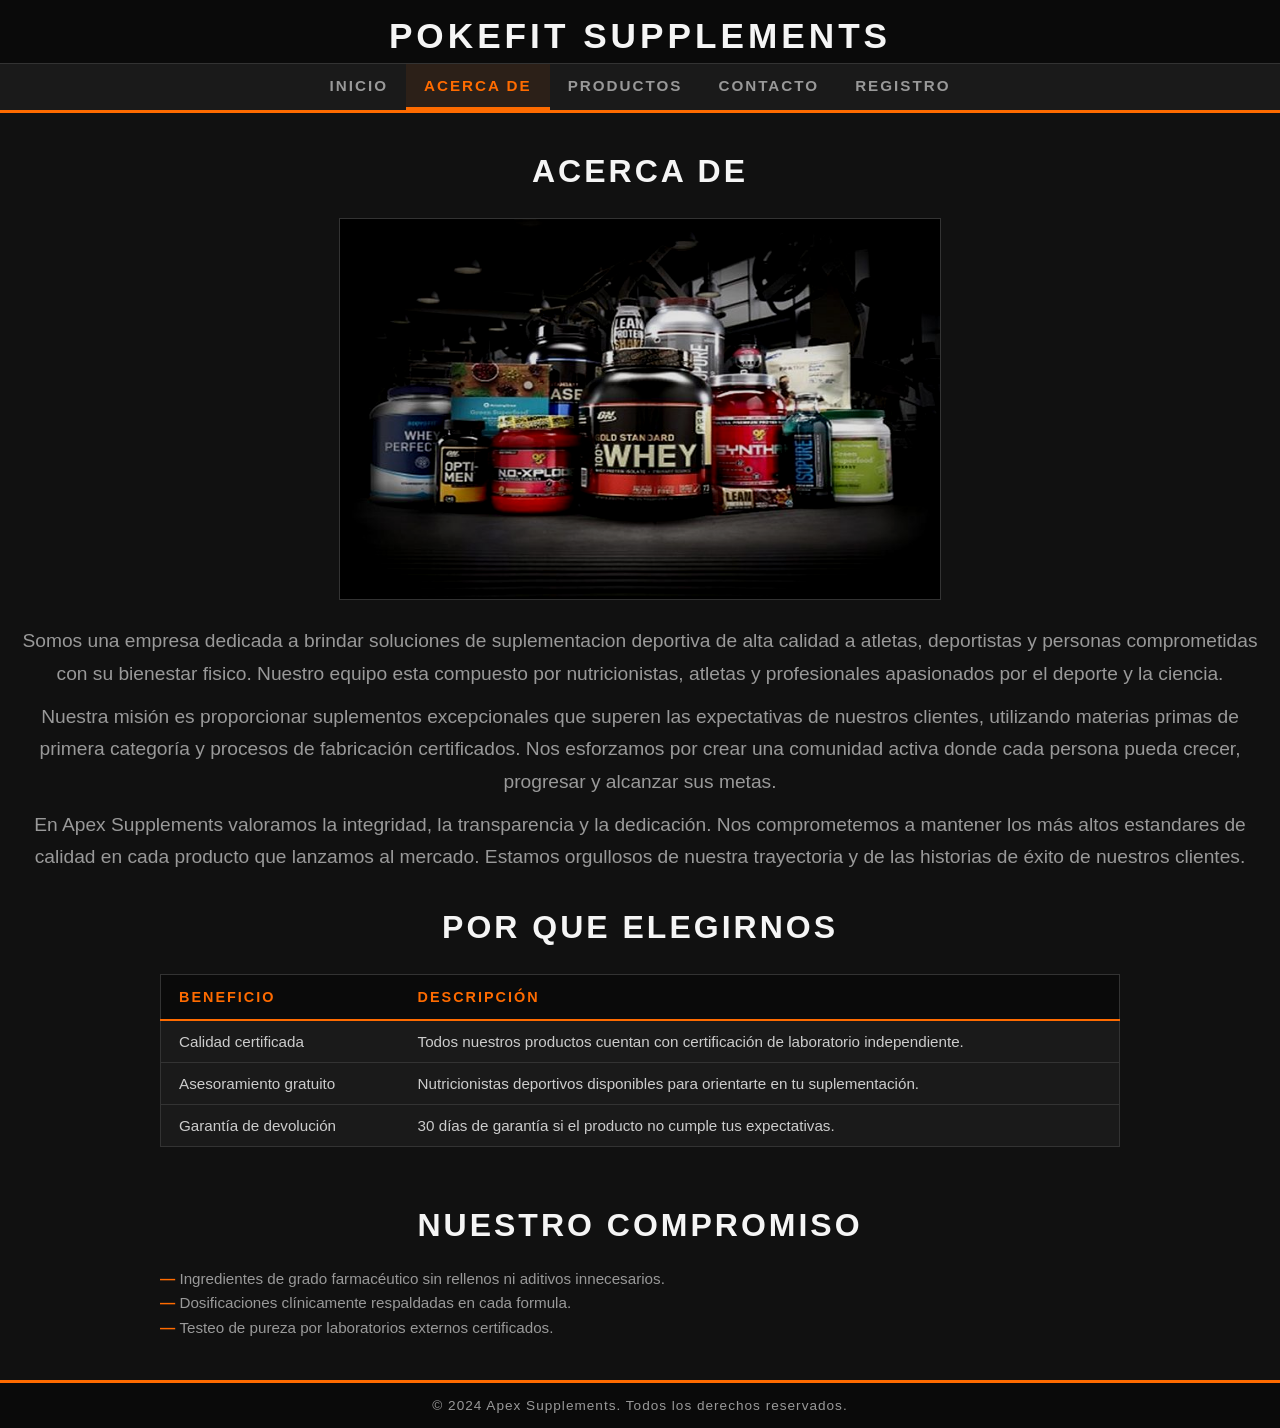
<file: EjercicioBasico6-2/js/acerca.html>
<!DOCTYPE html>
<html lang="es">
<head>
    <meta charset="UTF-8">
    <meta name="viewport" content="width=device-width, initial-scale=1.0">
    <link rel="stylesheet" href="/EjercicioBasico6-2/css/estilos.css">
    <title>MiPrimerSitio</title>
</head>
<body class="wrapper">
    <header>
        <h1>POKEFIT SUPPLEMENTS</h1>
        <nav>
            <a href="index.html">Inicio</a>
            <a href="acerca.html" class="activo">Acerca de</a>
            <a href="servicios.html">Productos</a>
            <a href="contacto.html">Contacto</a>
            <a href="registro.html">Registro</a>
        </nav>
    </header>

    <main>
        <h2>Acerca de</h2>
        <div class="img-contenedor">
            <img src="/EjercicioBasico6-2/img/suplementos.jpg" alt="Equipo Apex Supplements">
        </div>

        <p>Somos una empresa dedicada a brindar soluciones de suplementacion deportiva de alta calidad a atletas, deportistas y personas comprometidas con su bienestar fisico. Nuestro equipo esta compuesto por nutricionistas, atletas y profesionales apasionados por el deporte y la ciencia.</p>
        <p>Nuestra misión es proporcionar suplementos excepcionales que superen las expectativas de nuestros clientes, utilizando materias primas de primera categoría y procesos de fabricación certificados. Nos esforzamos por crear una comunidad activa donde cada persona pueda crecer, progresar y alcanzar sus metas.</p>
        <p>En Apex Supplements valoramos la integridad, la transparencia y la dedicación. Nos comprometemos a mantener los más altos estandares de calidad en cada producto que lanzamos al mercado. Estamos orgullosos de nuestra trayectoria y de las historias de éxito de nuestros clientes.</p>

        <h2>Por que elegirnos</h2>
        <div class="seccion">
            <table>
                <thead>
                    <tr>
                        <th>Beneficio</th>
                        <th>Descripción</th>
                    </tr>
                </thead>
                <tbody>
                    <tr>
                        <td>Calidad certificada</td>
                        <td>Todos nuestros productos cuentan con certificación de laboratorio independiente.</td>
                    </tr>
                    <tr>
                        <td>Asesoramiento gratuito</td>
                        <td>Nutricionistas deportivos disponibles para orientarte en tu suplementación.</td>
                    </tr>
                    <tr>
                        <td>Garantía de devolución</td>
                        <td>30 días de garantía si el producto no cumple tus expectativas.</td>
                    </tr>
                </tbody>
            </table>
        </div>

        <div class="seccion">
            <h2>Nuestro compromiso</h2>
            <ul class="lista-check">
                <li>Ingredientes de grado farmacéutico sin rellenos ni aditivos innecesarios.</li>
                <li>Dosificaciones clínicamente respaldadas en cada formula.</li>
                <li>Testeo de pureza por laboratorios externos certificados.</li>
            </ul>
        </div>
    </main>

    <footer>
        <p>&copy; 2024 Apex Supplements. Todos los derechos reservados.</p>
    </footer>
</body>
</html>
</file>
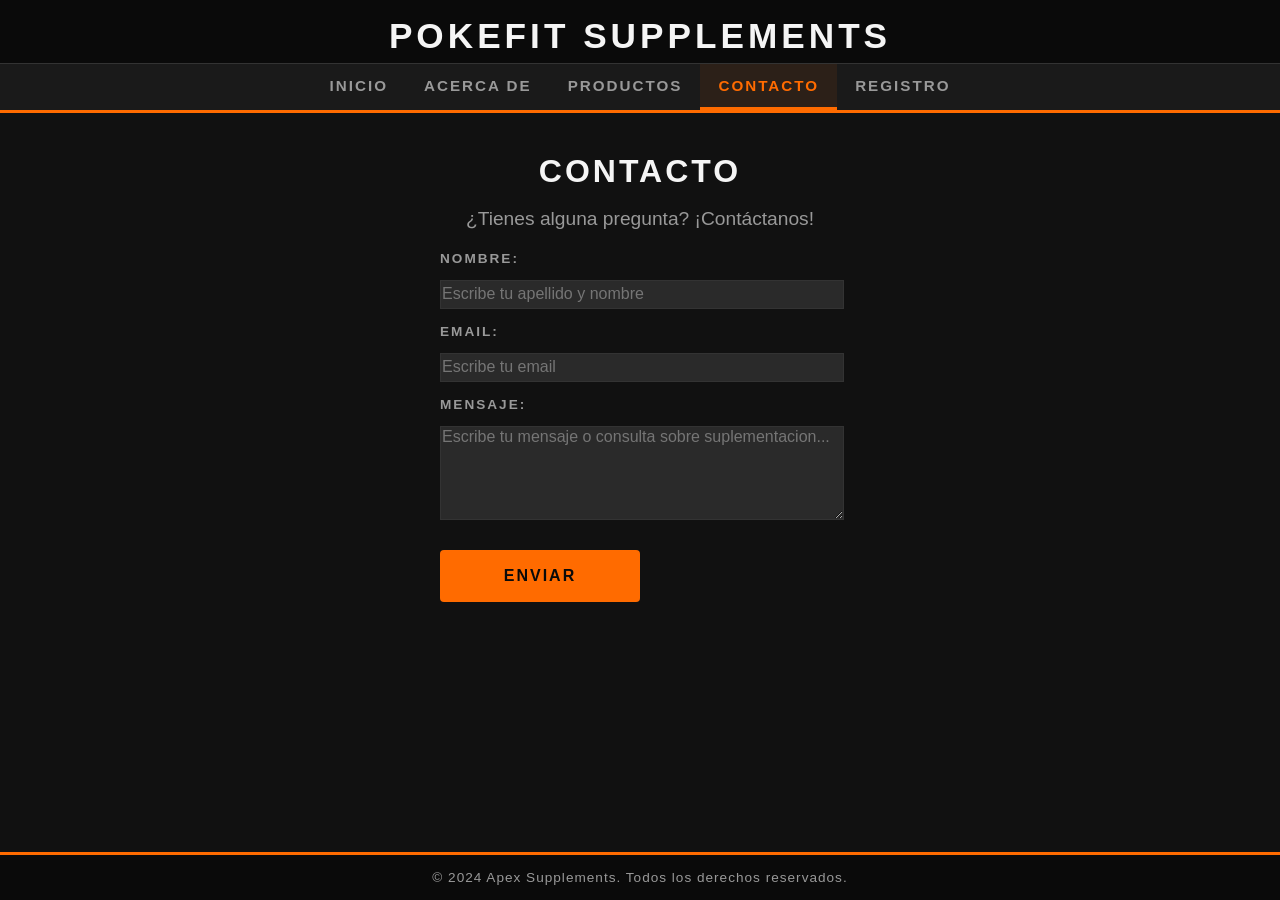
<file: EjercicioBasico6-2/js/contacto.html>
<!DOCTYPE html>
<html lang="es">
<head>
    <meta charset="UTF-8">
    <meta name="viewport" content="width=device-width, initial-scale=1.0">
    <link rel="stylesheet" href="/EjercicioBasico6-2/css/estilos.css">
    <title>MiPrimerSitio</title>
</head>
<body class="wrapper">
    <header>
        <h1>POKEFIT SUPPLEMENTS</h1>
        <nav>
            <a href="index.html">Inicio</a>
            <a href="acerca.html">Acerca de</a>
            <a href="servicios.html">Productos</a>
            <a href="contacto.html" class="activo">Contacto</a>
            <a href="registro.html">Registro</a>
        </nav>
    </header>

    <main>
        <h2>Contacto</h2>
        <div class="form-wrapper">
            <form action="">
                <p>¿Tienes alguna pregunta? ¡Contáctanos!</p>
                <label for="nombre">Nombre:</label>
                <input type="text" id="nombre" name="nombre" minlength="10" required placeholder="Escribe tu apellido y nombre">

                <label for="email">Email:</label>
                <input type="email" id="email" name="email" required placeholder="Escribe tu email">

                <label for="mensaje">Mensaje:</label>
                <textarea name="mensaje" id="mensaje" required placeholder="Escribe tu mensaje o consulta sobre suplementacion..."></textarea>

                <button type="submit">Enviar</button>
            </form>
        </div>
    </main>

    <footer>
        <p>&copy; 2024 Apex Supplements. Todos los derechos reservados.</p>
    </footer>
</body>
</html>
</file>
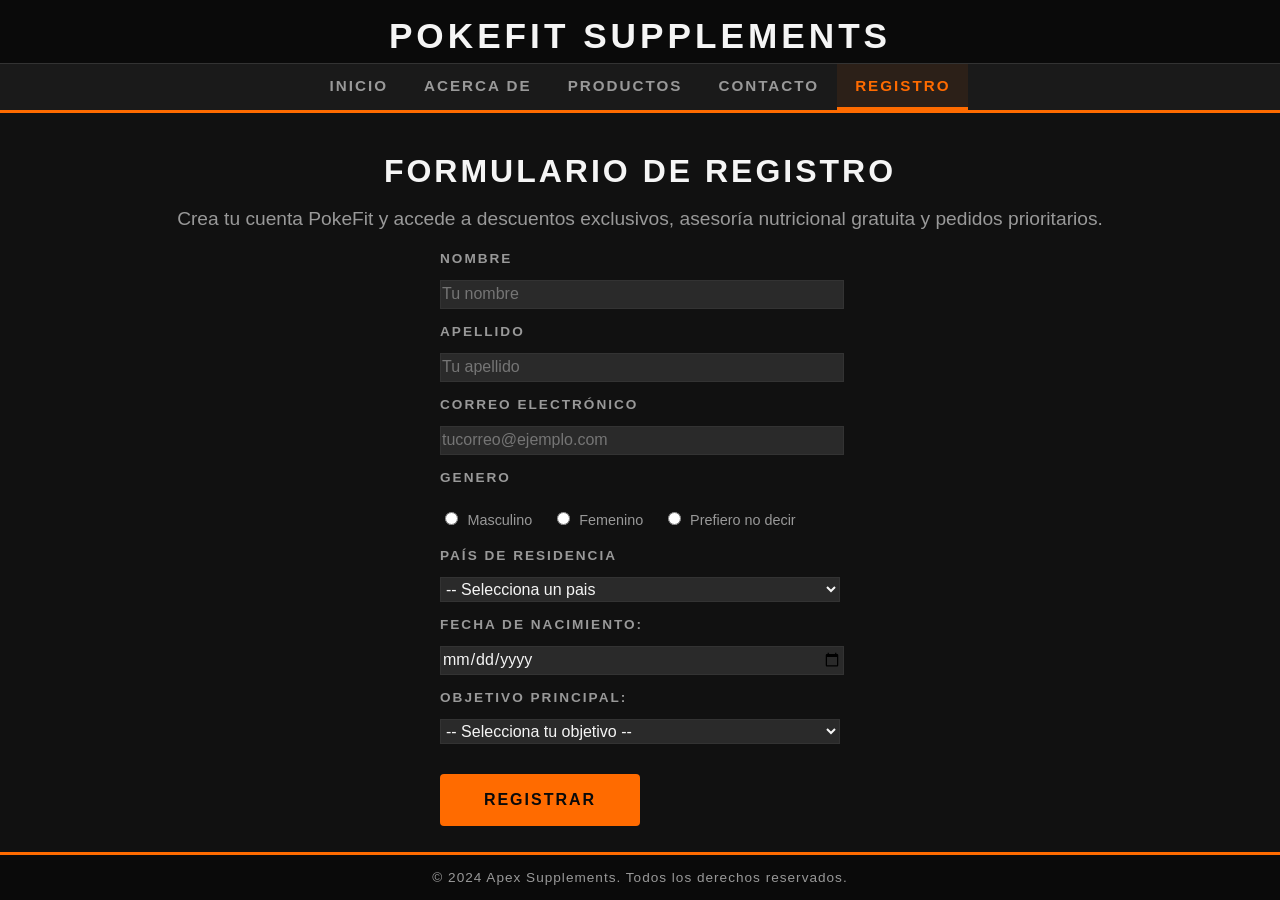
<file: EjercicioBasico6-2/js/registro.html>
<!DOCTYPE html>
<html lang="es">
<head>
    <meta charset="UTF-8">
    <meta name="viewport" content="width=device-width, initial-scale=1.0">
    <link rel="stylesheet" href="/EjercicioBasico6-2/css/estilos.css">
    <title>MiPrimerSitio</title>
</head>
<body class="wrapper">
    <header>
        <h1>POKEFIT SUPPLEMENTS</h1>
        <nav>
            <a href="index.html">Inicio</a>
            <a href="acerca.html">Acerca de</a>
            <a href="servicios.html">Productos</a>
            <a href="contacto.html">Contacto</a>
            <a href="registro.html" class="activo">Registro</a>
        </nav>
    </header>

    <main>
        <h2>Formulario de registro</h2>
        <p>Crea tu cuenta PokeFit y accede a descuentos exclusivos, asesoría nutricional gratuita y pedidos prioritarios.</p>

        <div class="form-wrapper">
            <form action="">
                <label for="nombre">Nombre</label>
                <input type="text" name="nombre" id="nombre" placeholder="Tu nombre">

                <label for="apellido">Apellido</label>
                <input type="text" name="apellido" id="apellido" placeholder="Tu apellido">

                <label for="correo">Correo electrónico</label>
                <input type="email" name="email" id="correo" placeholder="tucorreo@ejemplo.com">

                <label>Genero</label>
                <div class="radio-group">
                    <input type="radio" name="genero" id="masculino" value="masculino">
                    <label for="masculino">Masculino</label>

                    <input type="radio" name="genero" id="femenino" value="femenino">
                    <label for="femenino">Femenino</label>

                    <input type="radio" name="genero" id="otro" value="otro">
                    <label for="otro">Prefiero no decir</label>
                </div>

                <label for="pais">País de residencia</label>
                <select name="pais" id="pais">
                    <option value="">-- Selecciona un pais</option>
                    <option value="ecuador">Ecuador</option>
                    <option value="colombia">Colombia</option>
                    <option value="argentina">Argentina</option>
                    <option value="chile">Chile</option>
                </select>

                <label for="fechaNac">Fecha de nacimiento:</label>
                <input type="date" name="fechaNac" id="fechaNac">

                <label for="objetivo">Objetivo principal:</label>
                <select name="objetivo" id="objetivo">
                    <option value="">-- Selecciona tu objetivo --</option>
                    <option value="masa">Ganar masa muscular</option>
                    <option value="definicion">Definicion y perdida de grasa</option>
                    <option value="fuerza">Aumento de fuerza</option>
                    <option value="resistencia">Resistencia y cardio</option>
                    <option value="salud">Salud general y bienestar</option>
                </select>

                <button type="submit">Registrar</button>
            </form>
        </div>
    </main>

    <footer>
        <p>&copy; 2024 Apex Supplements. Todos los derechos reservados.</p>
    </footer>
</body>
</html>
</file>
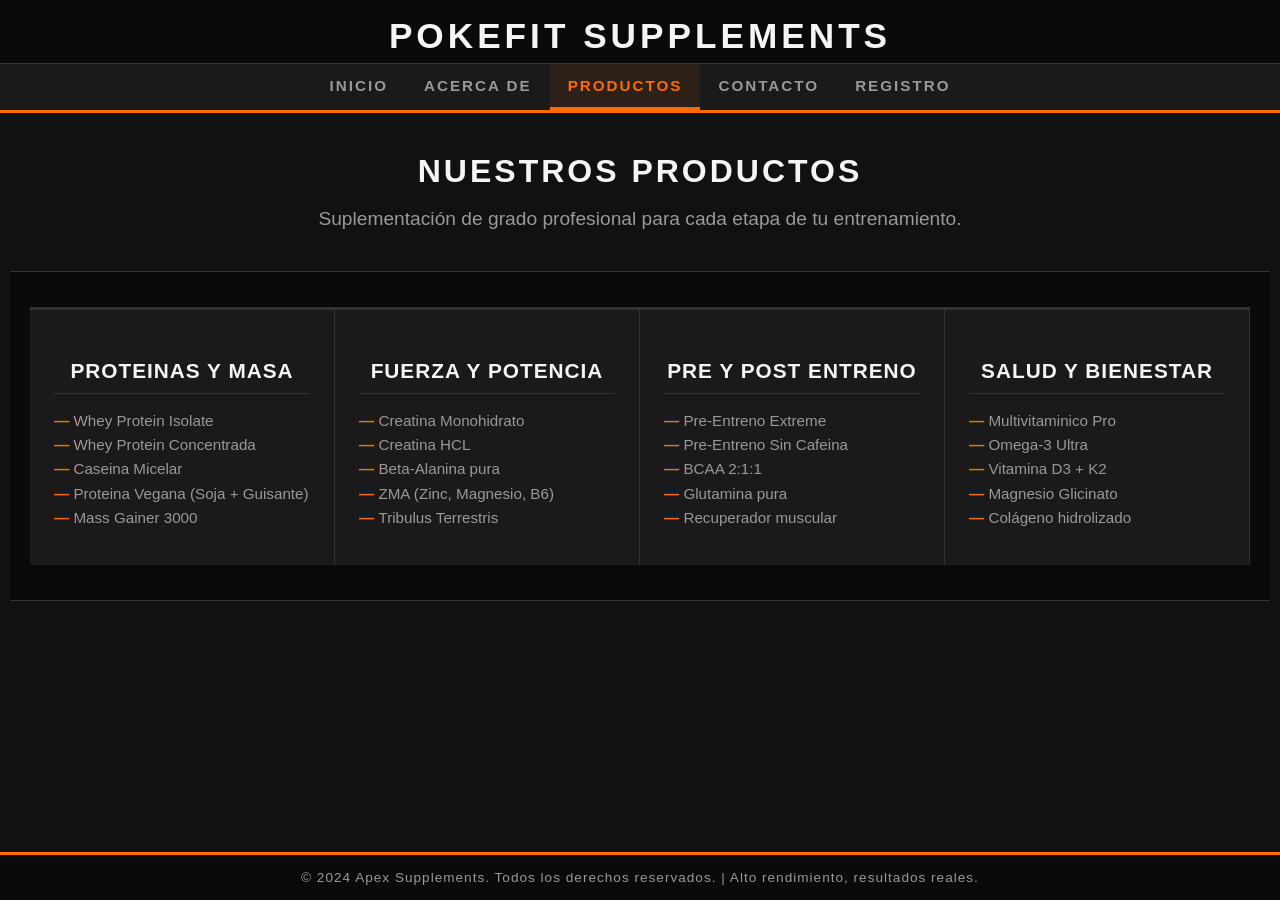
<file: EjercicioBasico6-2/js/servicios.html>
<!DOCTYPE html>
<html lang="es">
<head>
    <meta charset="UTF-8">
    <meta name="viewport" content="width=device-width, initial-scale=1.0">
    <link rel="stylesheet" href="/EjercicioBasico6-2/css/estilos.css">
    <title>MiPrimerSitio</title>
</head>
<body class="wrapper">
    <header>
        <h1>POKEFIT SUPPLEMENTS</h1>
        <nav>
            <a href="index.html">Inicio</a>
            <a href="acerca.html">Acerca de</a>
            <a href="servicios.html" class="activo">Productos</a>
            <a href="contacto.html">Contacto</a>
            <a href="registro.html">Registro</a>
        </nav>
    </header>

    <main>
        <h2>Nuestros Productos</h2>
        <p>Suplementación de grado profesional para cada etapa de tu entrenamiento.</p>
        <div class="banda-stats">
            <div class="tarjeta">
                <h3>Proteinas y Masa</h3>
                <ul class="lista-check">
                    <li>Whey Protein Isolate</li>
                    <li>Whey Protein Concentrada</li>
                    <li>Caseina Micelar</li>
                    <li>Proteina Vegana (Soja + Guisante)</li>
                    <li>Mass Gainer 3000</li>
                </ul>
            </div>
            <div class="tarjeta">
                <h3>Fuerza y Potencia</h3>
                <ul class="lista-check">
                    <li>Creatina Monohidrato</li>
                    <li>Creatina HCL</li>
                    <li>Beta-Alanina pura</li>
                    <li>ZMA (Zinc, Magnesio, B6)</li>
                    <li>Tribulus Terrestris</li>
                </ul>
            </div>
            <div class="tarjeta">
                <h3>Pre y Post Entreno</h3>
                <ul class="lista-check">
                    <li>Pre-Entreno Extreme</li>
                    <li>Pre-Entreno Sin Cafeina</li>
                    <li>BCAA 2:1:1</li>
                    <li>Glutamina pura</li>
                    <li>Recuperador muscular</li>
                </ul>
            </div>
            <div class="tarjeta">
                <h3>Salud y Bienestar</h3>
                <ul class="lista-check">
                    <li>Multivitaminico Pro</li>
                    <li>Omega-3 Ultra</li>
                    <li>Vitamina D3 + K2</li>
                    <li>Magnesio Glicinato</li>
                    <li>Colágeno hidrolizado</li>
                </ul>
            </div>
        </div>
       
    </main>

    <footer>
        <p>&copy; 2024 Apex Supplements. Todos los derechos reservados. | <span>Alto rendimiento, resultados reales.</span></p>
    </footer>
</body>
</html>
</file>
<file: EjercicioBasico6-2/css/estilos.css>
html, body {
    box-sizing: border-box;
    margin: 0;
    padding: 0;
    height: 100%;
    margin: 0;
    padding: 0;
    font-family:'Lucida Sans', 'Lucida Sans Regular', 'Lucida Grande', 'Lucida Sans Unicode', Geneva, Verdana, sans-serif;
    background-color: #111111;
    color: #f5f5f5;
}
 
.wrapper {
    min-height: 100%;
    display: flex;
    flex-direction: column;
    background-color: #111111;
}
 
header {
    background-color: #0a0a0a;
    color: #f5f5f5;
    padding: 0;
    text-align: center;
    border-bottom: 3px solid #ff6b00;
    position: sticky;
}
 
h1 {
    font-family:'Lucida Sans', 'Lucida Sans Regular', 'Lucida Grande', 'Lucida Sans Unicode', Geneva, Verdana, sans-serif;
    font-size: 2.2rem;
    font-weight: 900;
    letter-spacing: 4px;
    text-transform: uppercase;
    color: #f5f5f5;
    padding: 18px 20px 10px;
    line-height: 1;
    margin: 0;
}
 
nav {
    background-color: #1a1a1a;
    padding: 0;
    display: flex;
    justify-content: center;
    flex-wrap: wrap;
    border-top: 1px solid #333333;
}
 
nav a {
    color: #999999;
    text-decoration: none;
    margin: 0;
    padding: 13px 18px;
    font-family:'Lucida Sans', 'Lucida Sans Regular', 'Lucida Grande', 'Lucida Sans Unicode', Geneva, Verdana, sans-serif;
    font-size: 0.95rem;
    font-weight: 700;
    letter-spacing: 2px;
    text-transform: uppercase;
    transition: all 0.25s ease;
    border-bottom: 3px solid transparent;
    display: inline-block;
}
 
nav a:hover {
    color: #ff6b00;
    background-color: rgba(255, 107, 0, 0.06);
    border-bottom: 3px solid #ff6b00;
}
 
nav a.activo {
    color: #ff6b00;
    border-bottom: 3px solid #ff6b00;
    background-color: rgba(255, 107, 0, 0.08);
}
 
main {
    flex: 1;
    padding: 10px;
}
 
h2 {
    font-family:'Lucida Sans', 'Lucida Sans Regular', 'Lucida Grande', 'Lucida Sans Unicode', Geneva, Verdana, sans-serif;
    font-size: 2rem;
    font-weight: 800;
    letter-spacing: 3px;
    text-transform: uppercase;
    text-align: center;
    color: #f5f5f5;
    padding: 30px 10px 8px;
    margin: 0;
}
 
h3 {
    font-family: 'Lucida Sans', 'Lucida Sans Regular', 'Lucida Grande', 'Lucida Sans Unicode', Geneva, Verdana, sans-serif;
    font-size: 1.3rem;
    font-weight: 700;
    letter-spacing: 1px;
    text-transform: uppercase;
    color: #f5f5f5;
    margin-bottom: 10px;
}
 
p {
    font-size: larger;
    text-align: center;
    color: #999999;
    line-height: 1.7;
    padding: 5px 0;
    margin: 0;
}
 
img {
    max-width: 100%;
    display: block;
    margin: 15px auto;
    border: 1px solid #333333;
}
 
.banda-hero {
    background: linear-gradient(135deg, #0a0a0a 0%, #1a0a00 50%, #0a0a0a 100%);
    border-top: 1px solid #333333;
    border-bottom: 1px solid #333333;
    padding: 50px 20px;
    text-align: center;
}
 
.banda-hero h2 {
    font-size: 3rem;
    color: #f5f5f5;
    padding-top: 0;
}
 
.banda-hero p {
    font-size: 1.1rem;
    max-width: 600px;
    margin: 15px auto;
    color: #bbbbbb;
}
 
.banda-stats {
    background-color: #0a0a0a;
    border-top: 1px solid #333333;
    border-bottom: 1px solid #333333;
    padding: 35px 20px;
    display: grid;
    grid-template-columns: repeat(auto-fit, minmax(150px, 1fr));
    gap: 0;
    margin: 30px 0;
    text-align: center;
}
 
.stat-item {
    padding: 20px;
    border-right: 1px solid #333333;
}
 
.stat-item:last-child {
    border-right: none;
}
 
.stat-numero {
    font-family: 'Lucida Sans', 'Lucida Sans Regular', 'Lucida Grande', 'Lucida Sans Unicode', Geneva, Verdana, sans-serif;
    font-size: 2.8rem;
    font-weight: 900;
    color: #ff6b00;
    line-height: 1;
    letter-spacing: 2px;
}
 
.stat-label {
    font-size: 0.8rem;
    letter-spacing: 2px;
    text-transform: uppercase;
    color: #999999;
    margin-top: 6px;
    font-family: 'Barlow Condensed', Impact, sans-serif;
}
 
.seccion {
    max-width: 960px;
    margin: 10px auto 30px;
    padding: 0 15px;
}
 
.tarjeta {
    background-color: #1a1a1a;
    padding: 28px 24px;
    border-top: 3px solid #333333;
    border-right: 1px solid #333333;
    transition: all 0.25s ease;
    position: relative;
}
 
.tarjeta:hover {
    background-color: #1f1f1f;
    border-top: 3px solid #ff6b00;
}
 
.tarjeta h3 {
    border-bottom: 1px solid #333333;
    padding-bottom: 10px;
    margin-bottom: 12px;
}
 
.tarjeta p {
    font-size: 0.95rem;
    color: #999999;
    text-align: left;
    line-height: 1.6;
}
 
.img-contenedor {
    max-width: 600px;
    margin: 20px auto;
    overflow: hidden;
    border: 1px solid #333333;
}
 
.img-contenedor img {
    margin: 0;
    border: none;
    width: 100%;
    display: block;
    filter: brightness(0.85) contrast(1.1);
    transition: all 0.25s ease;
}
 
.img-contenedor:hover img {
    filter: brightness(1) contrast(1.1);
}
 
ul, ol {
    text-align: left;
    padding-left: 20px;
    color: #999999;
    font-size: 0.95rem;
}
 
.lista-check {
    margin-bottom: 7px;
    line-height: 1.6;
    list-style: none;
    padding-left: 0;
}
 
.lista-check li {
    padding-left: 0;
    color: #999999;
}
 
.lista-check li:before {
    content: "— ";
    color: #ff6b00;
    font-weight: 700;
}
 
table {
    width: 100%;
    border-collapse: collapse;
    background-color: #1a1a1a;
    margin: 20px 0;
    font-size: 0.95rem;
    border: 1px solid #333333;
}
 
thead {
    background-color: #0a0a0a;
    border-bottom: 2px solid #ff6b00;
}
 
thead th {
    color: #ff6b00;
    padding: 14px 18px;
    text-align: left;
    font-family: 'Lucida Sans', 'Lucida Sans Regular', 'Lucida Grande', 'Lucida Sans Unicode', Geneva, Verdana, sans-serif;
    font-size: 0.9rem;
    font-weight: 700;
    letter-spacing: 2px;
    text-transform: uppercase;
}
 
td {
    padding: 12px 18px;
    border-bottom: 1px solid #333333;
    color: #cccccc;
}
 
form {
    display: flex;
    flex-direction: column;
    max-width: 400px;
    margin: auto;
}
 
label {
    margin-bottom: 10px;
    padding: 10px 0 4px;
    font-family: 'Lucida Sans', 'Lucida Sans Regular', 'Lucida Grande', 'Lucida Sans Unicode', Geneva, Verdana, sans-serif;
    font-weight: 700;
    font-size: 0.85rem;
    letter-spacing: 2px;
    text-transform: uppercase;
    color: #999999;
    display: block;
}
 
input[type="text"],
input[type="email"],
input[type="date"],
textarea,
select {
    background-color: #2a2a2a;
    border: 1px solid #333333;
    color: #f5f5f5;
    font-family:'Lucida Sans', 'Lucida Sans Regular', 'Lucida Grande', 'Lucida Sans Unicode', Geneva, Verdana, sans-serif;
    transition: all 0.25s ease;
    margin-bottom: 5px;
    padding: 1px;
    width: 100%;
    height: 25px;
    font-size: medium;
}
 
input[type="text"]:focus,
input[type="email"]:focus,
input[type="date"]:focus,
textarea:focus,
select:focus {
    outline: none;
    border-color: #ff6b00;
    background-color: #222222;
}
 
textarea {
    height: auto;
    min-height: 90px;
    resize: vertical;
}
 
button {
    width: 50%;
    margin-top: 25px;
    padding: 17px;
    background-color: #ff6b00;
    color: #0a0a0a;
    border: none;
    border-radius: 4px;
    font-family: 'Lucida Sans', 'Lucida Sans Regular', 'Lucida Grande', 'Lucida Sans Unicode', Geneva, Verdana, sans-serif;
    font-size: 1rem;
    font-weight: 800;
    letter-spacing: 2px;
    text-transform: uppercase;
    cursor: pointer;
    transition: background-color 0.3s ease;
}
 
button:hover {
    background-color: #ff8c3a;
    box-shadow: 0 4px 25px rgba(255, 107, 0, 0.3);
}
 
.radio-group {
    margin-top: 10px;
}
 
.radio-group label {
    display: inline-block;
    margin-right: 15px;
    font-weight: normal;
    text-transform: none;
    letter-spacing: 0;
    font-size: 0.9rem;
    color: #999999;
    padding: 0;
}
 
input[type="radio"],
input[type="checkbox"] {
    accent-color: #ff6b00;
    width: auto;
    height: auto;
    margin-right: 5px;
    cursor: pointer;
}
 
footer {
    background-color: #0a0a0a;
    color: #f5f5f5;
    padding: 5px;
    text-align: center;
    border-top: 3px solid #ff6b00;
}
 
footer p {
    font-size: 0.85rem;
    color: #999999;
    letter-spacing: 1px;
    padding: 6px 0;
    margin: 0;
}
</file>
